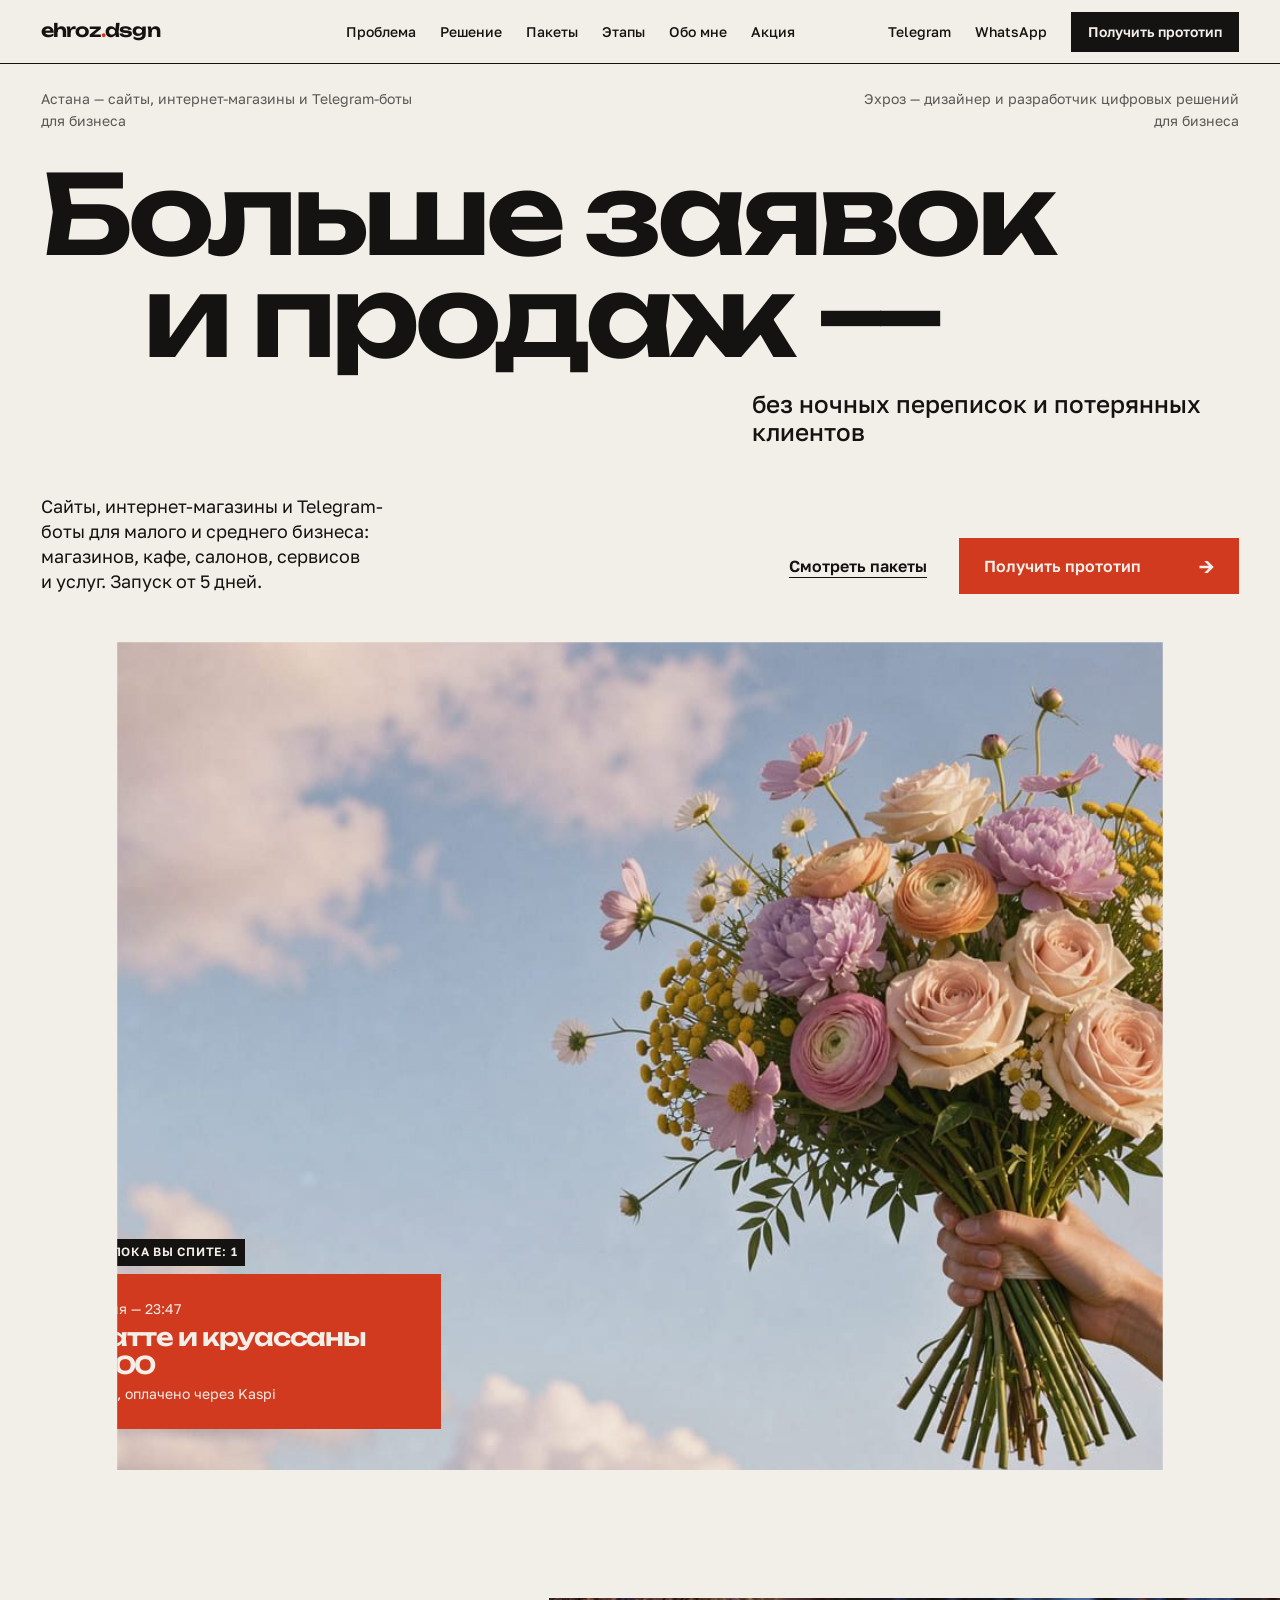
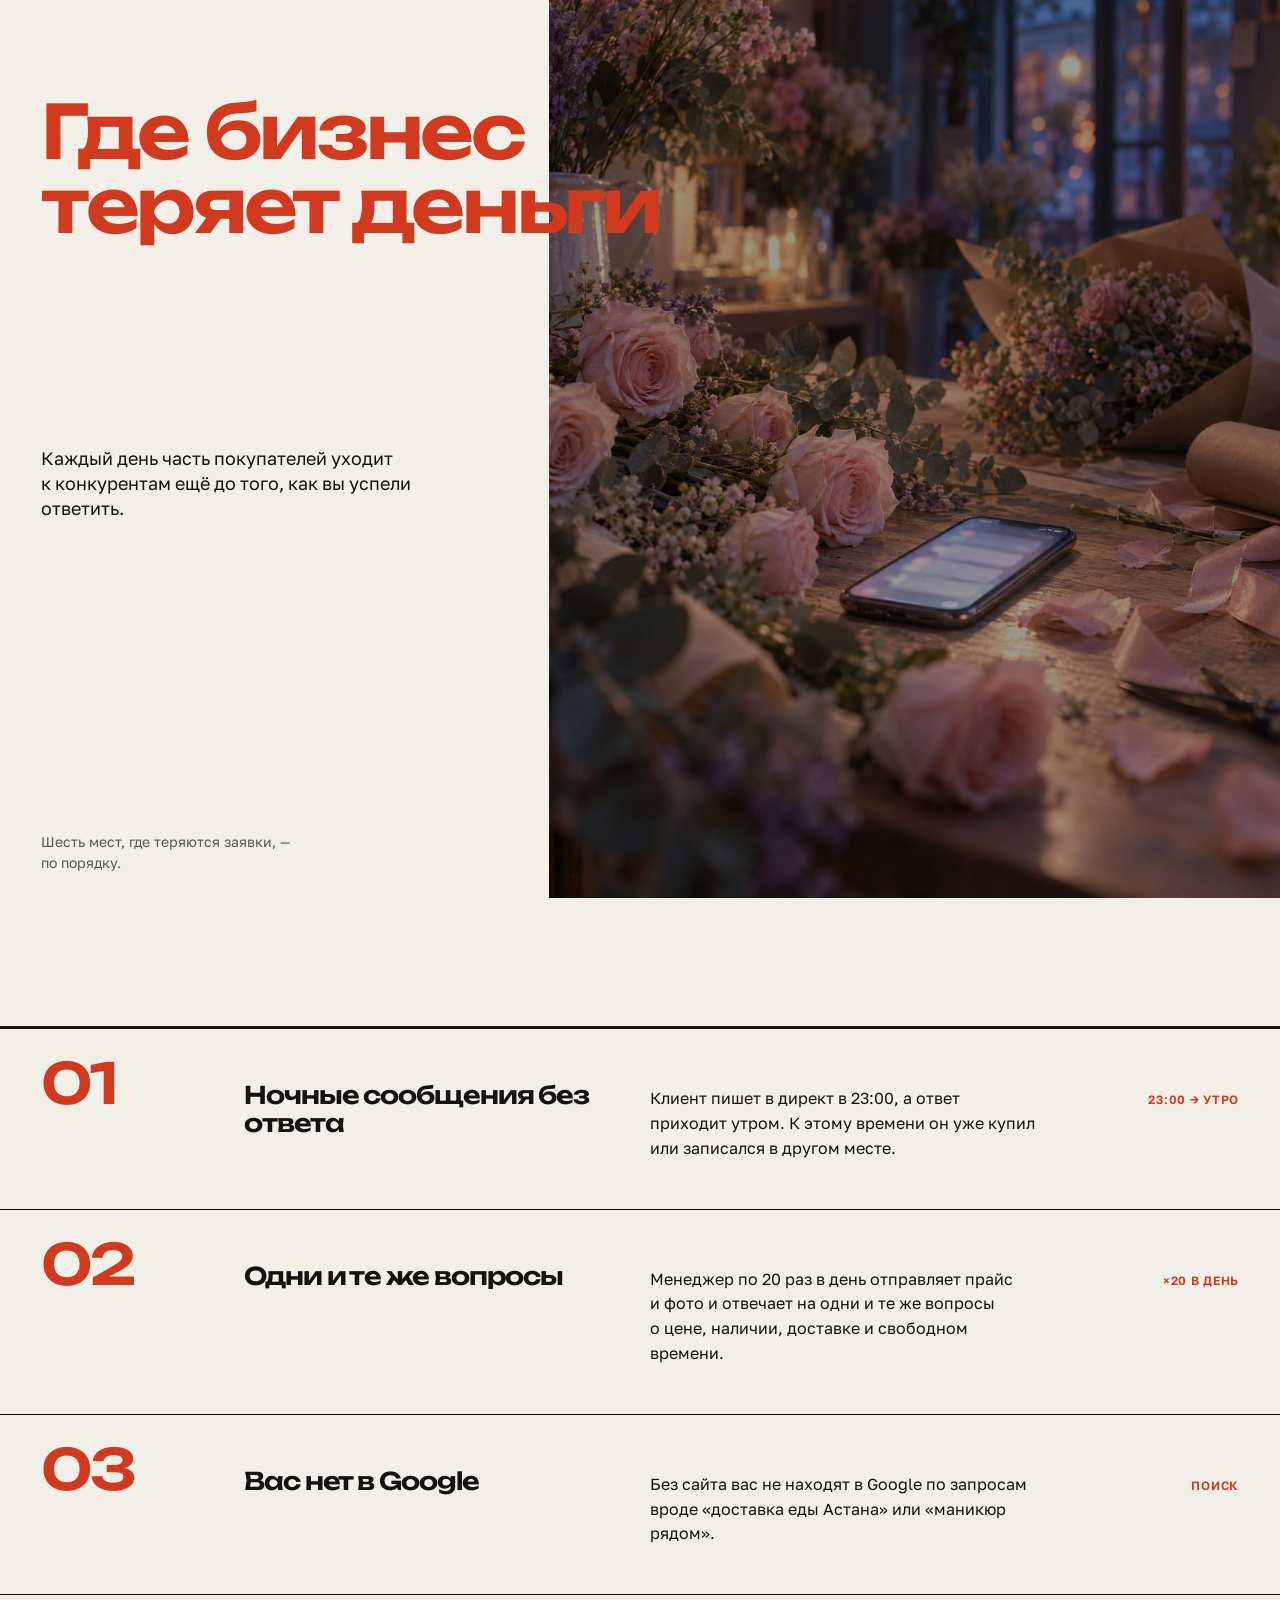
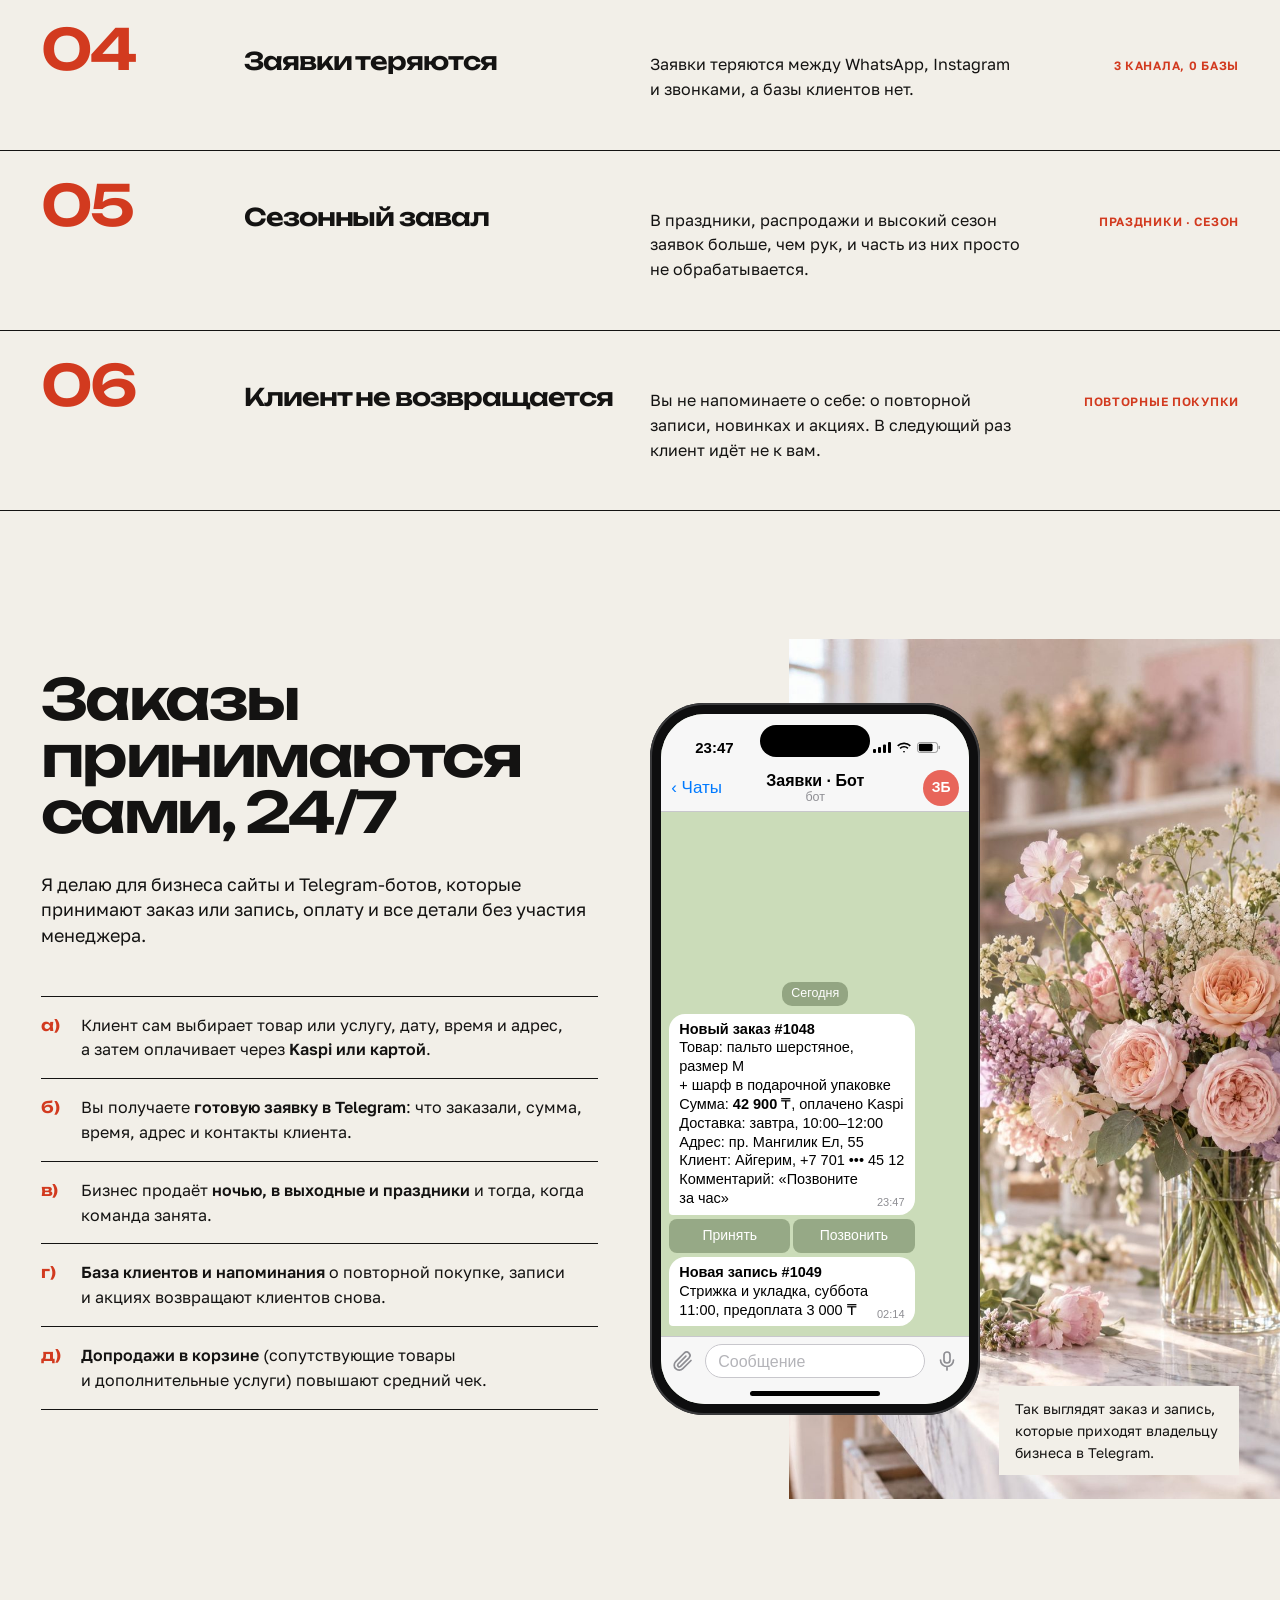
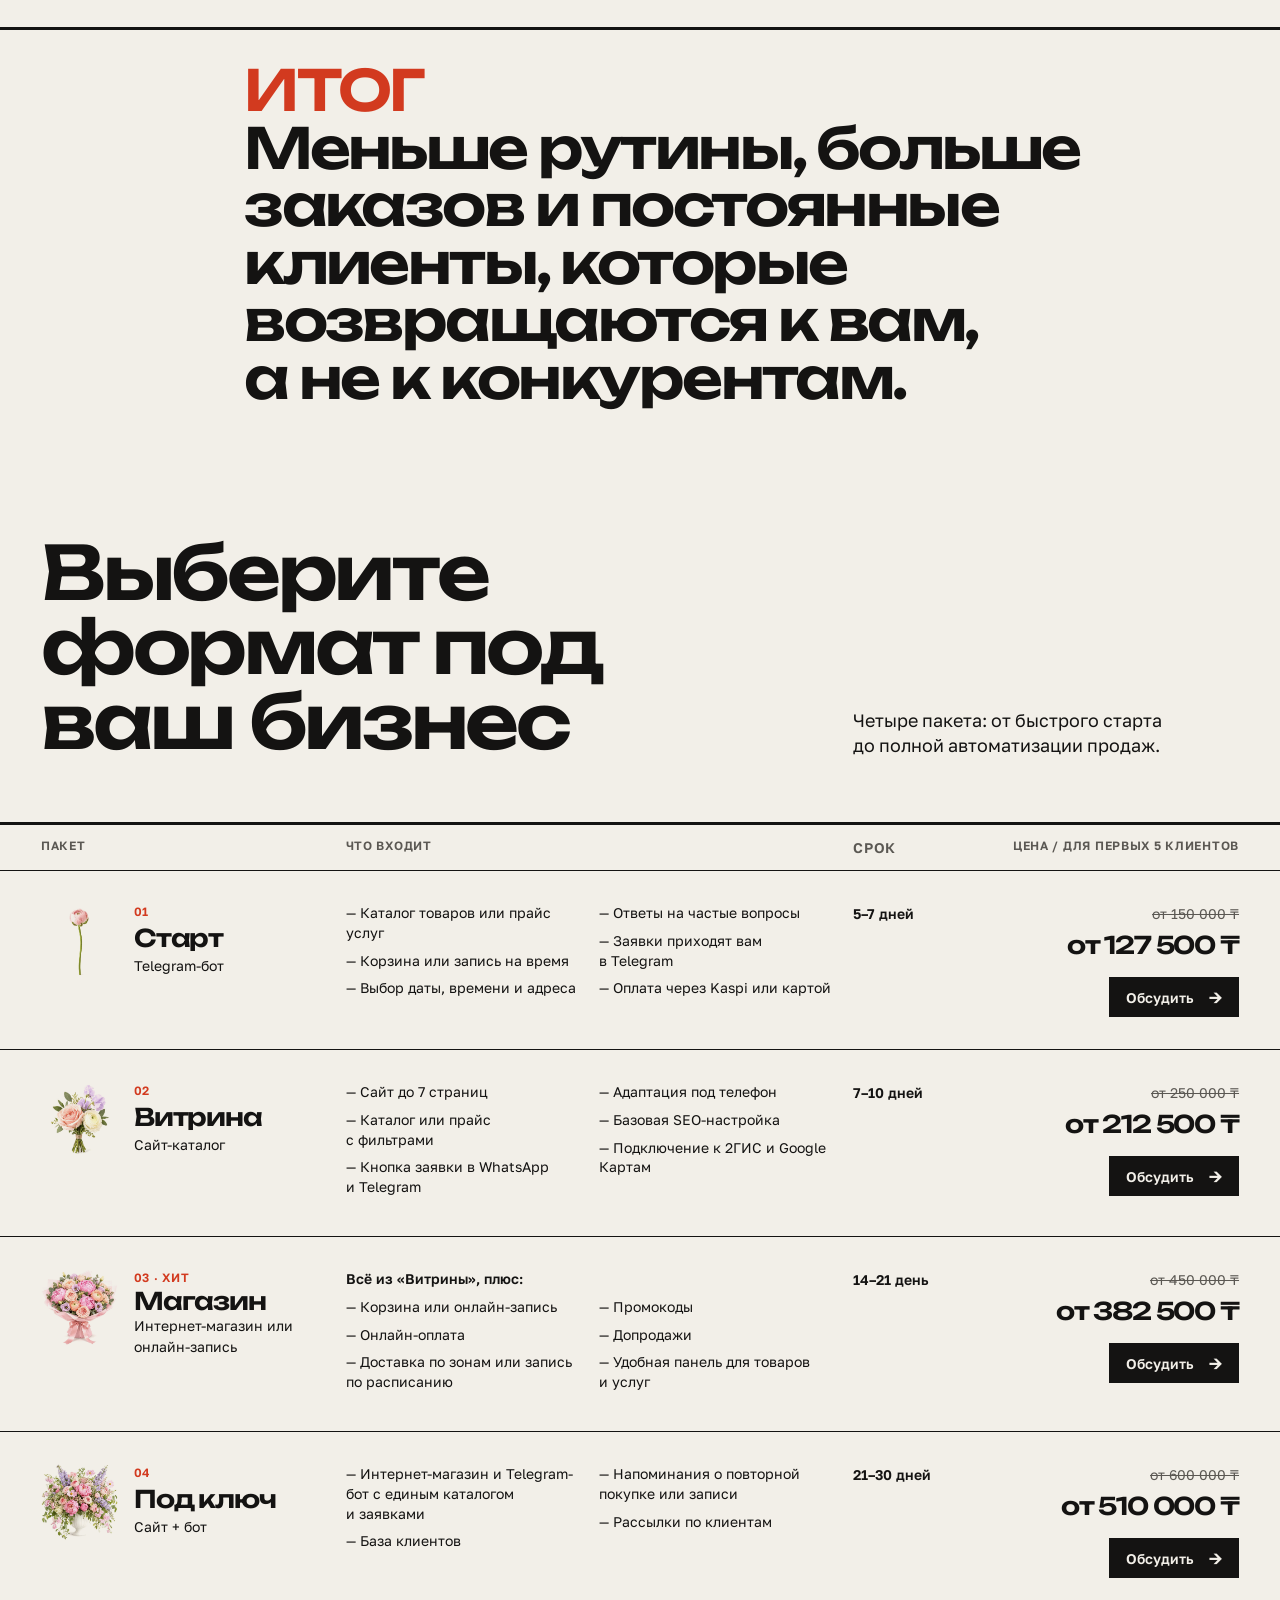
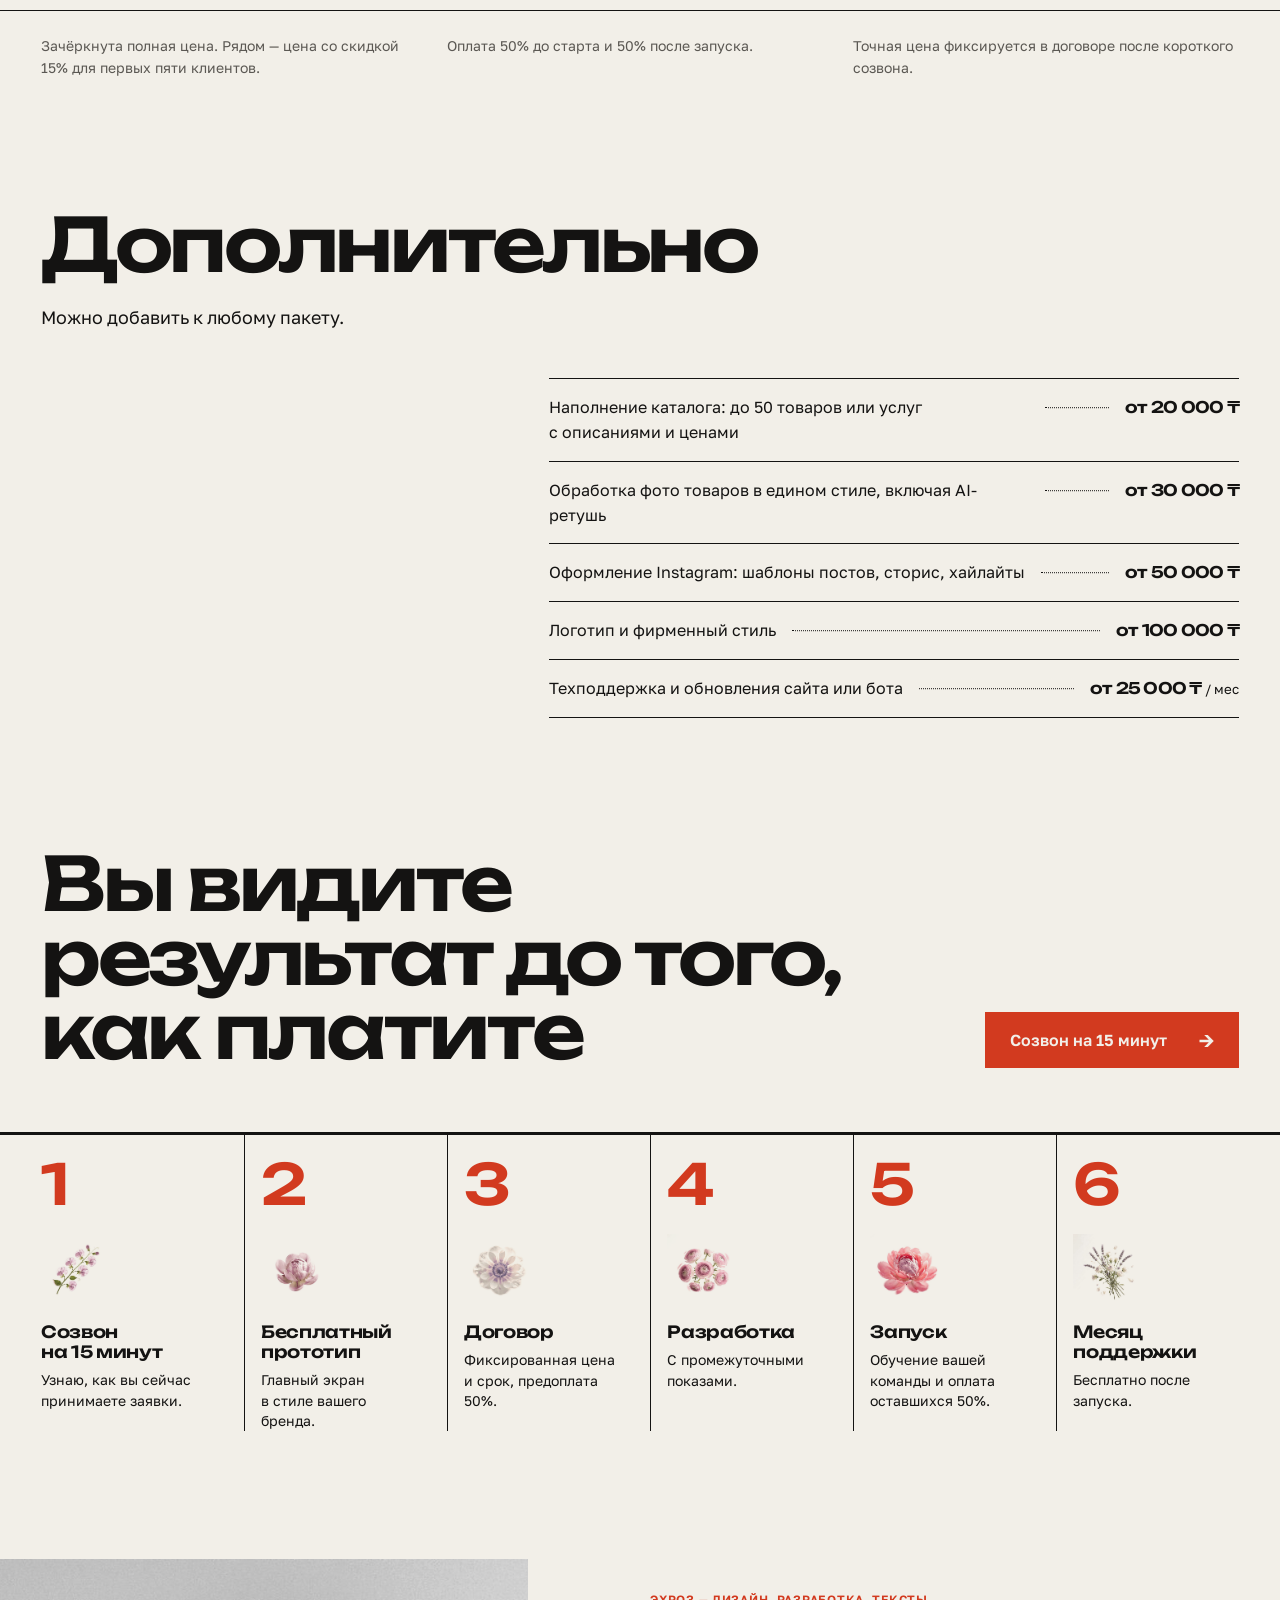
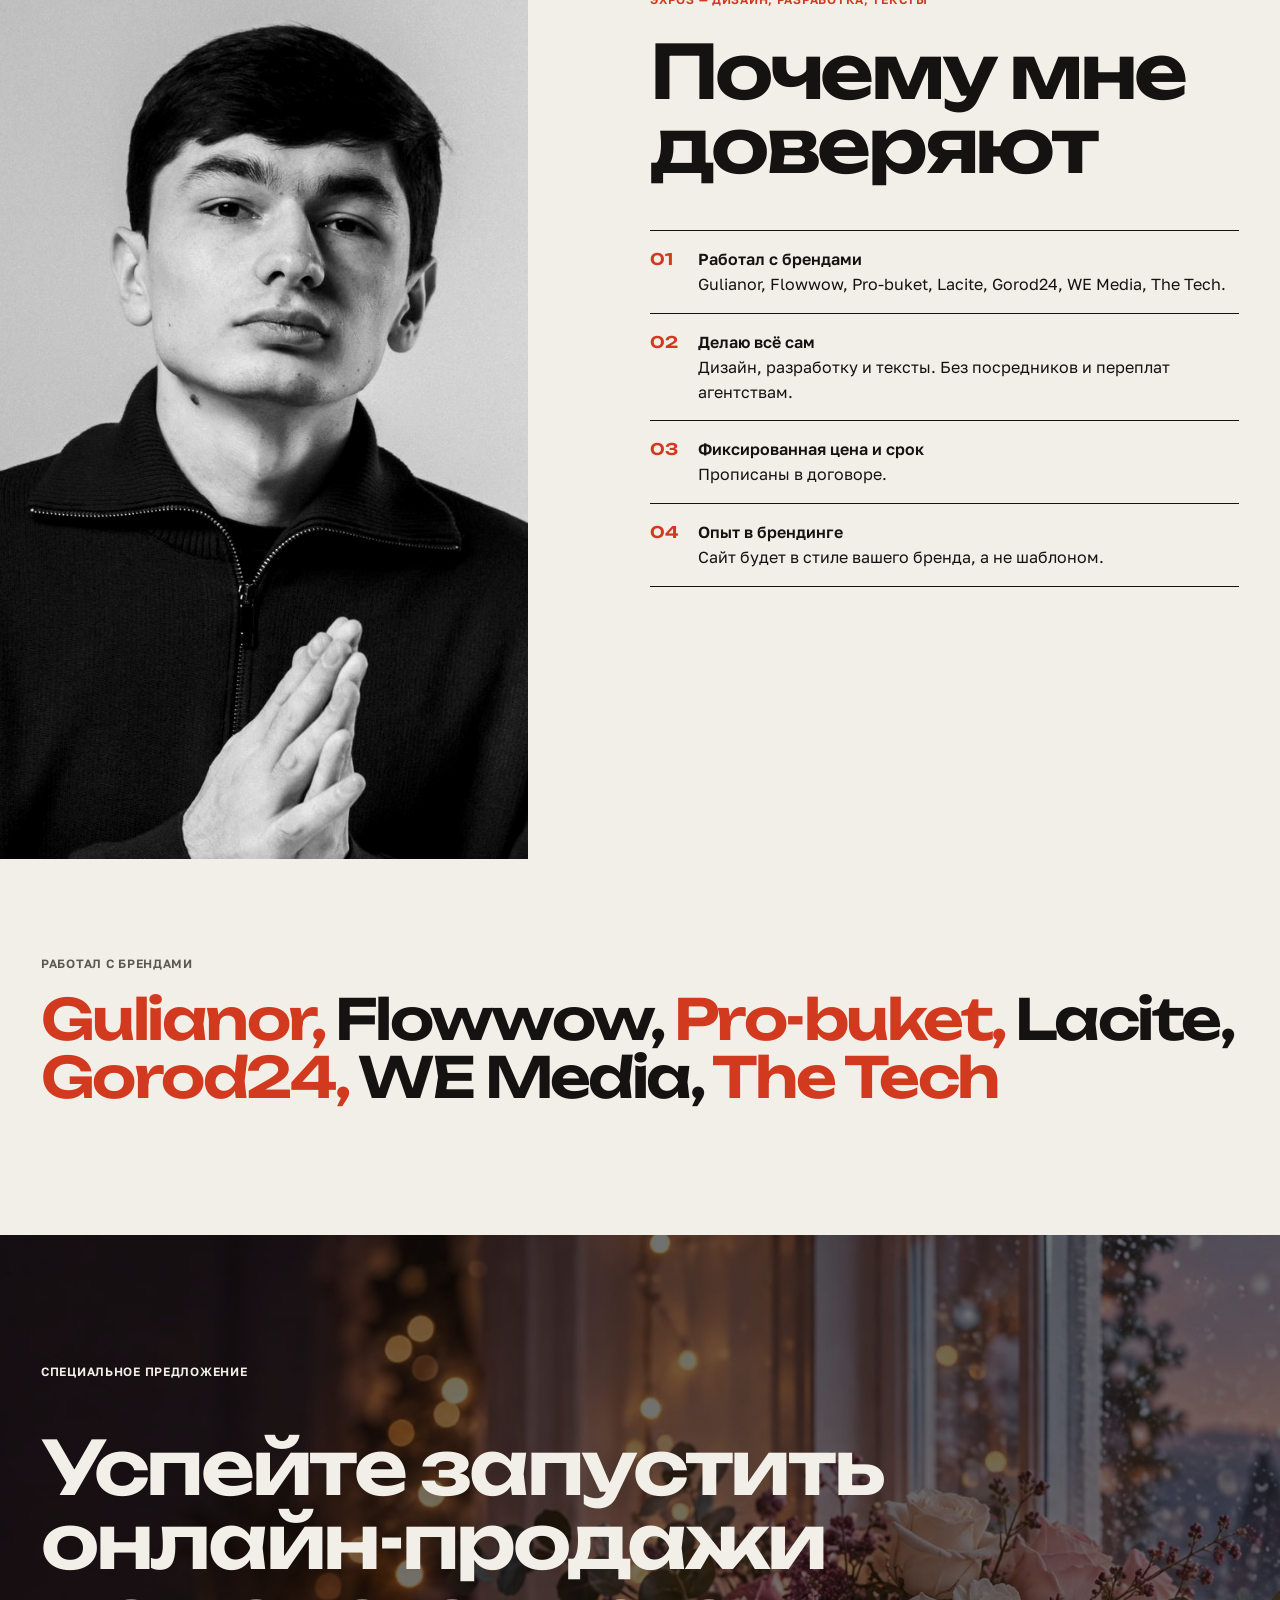
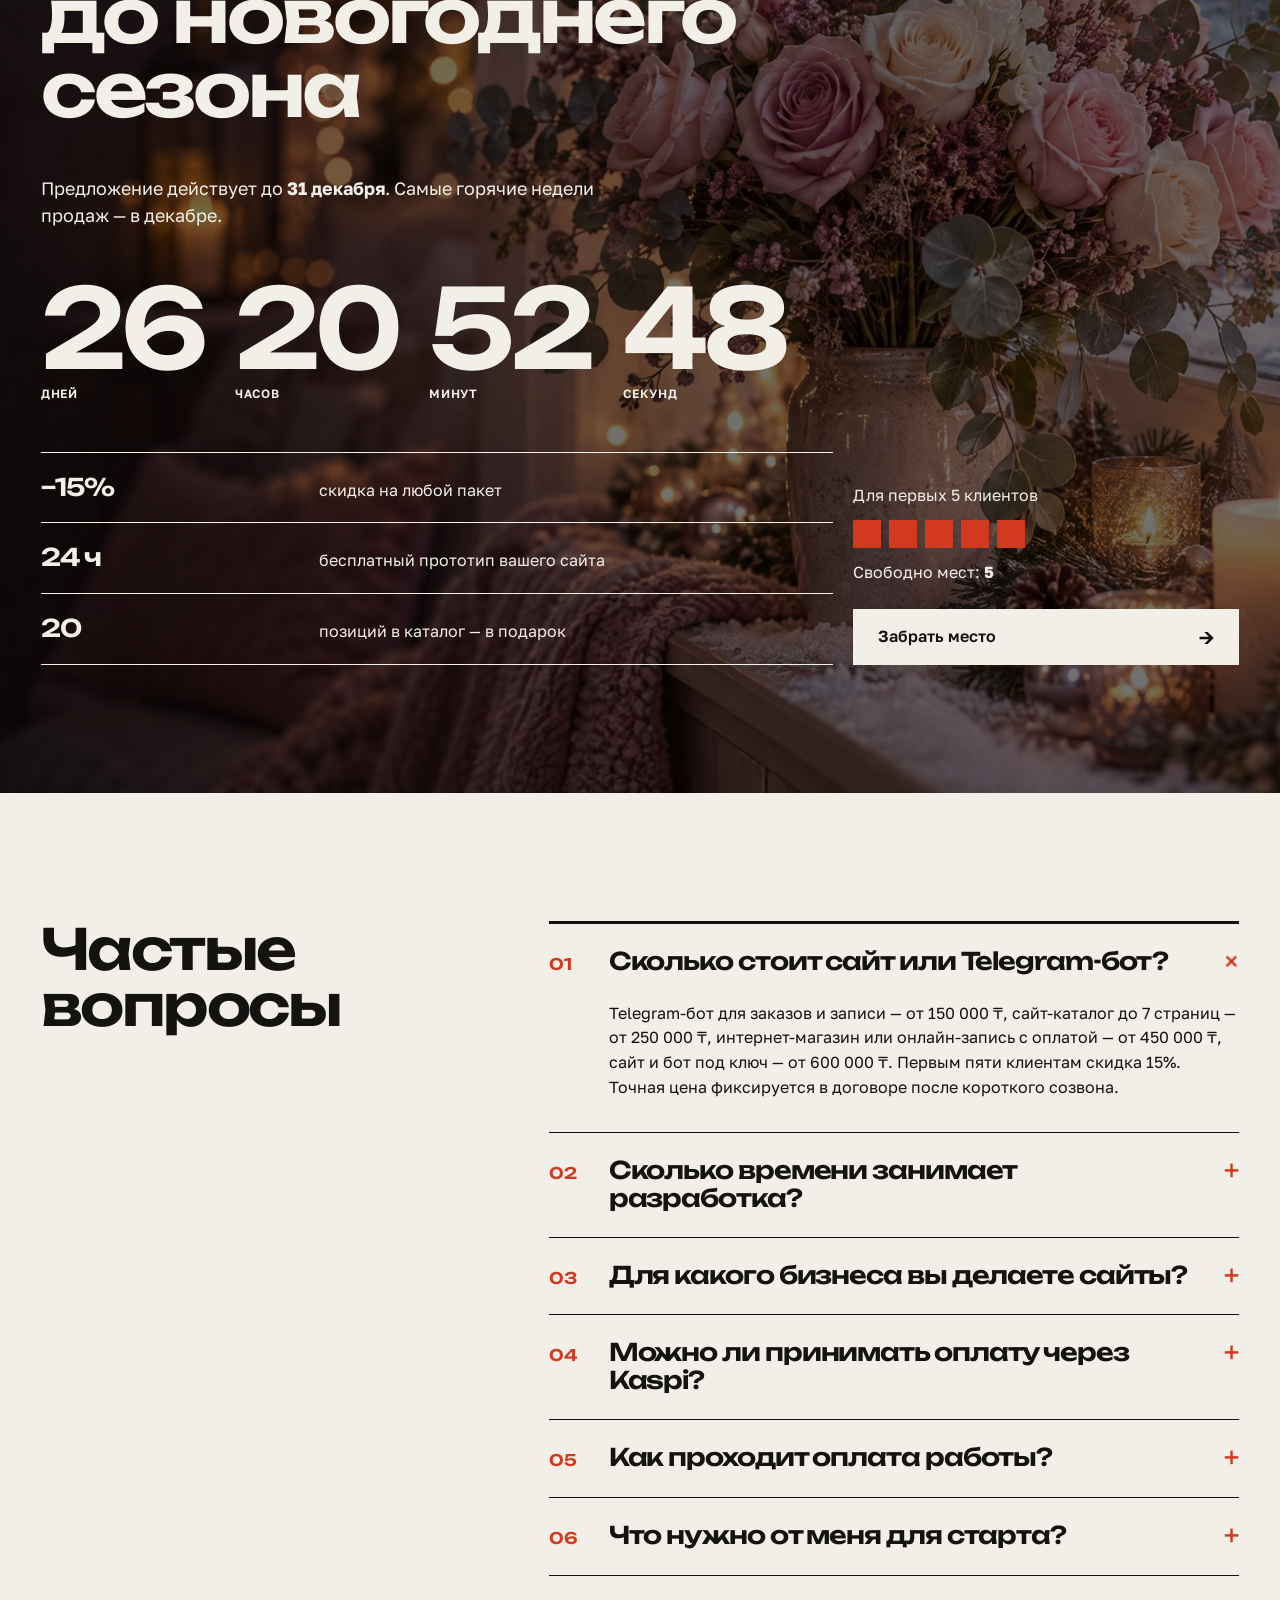
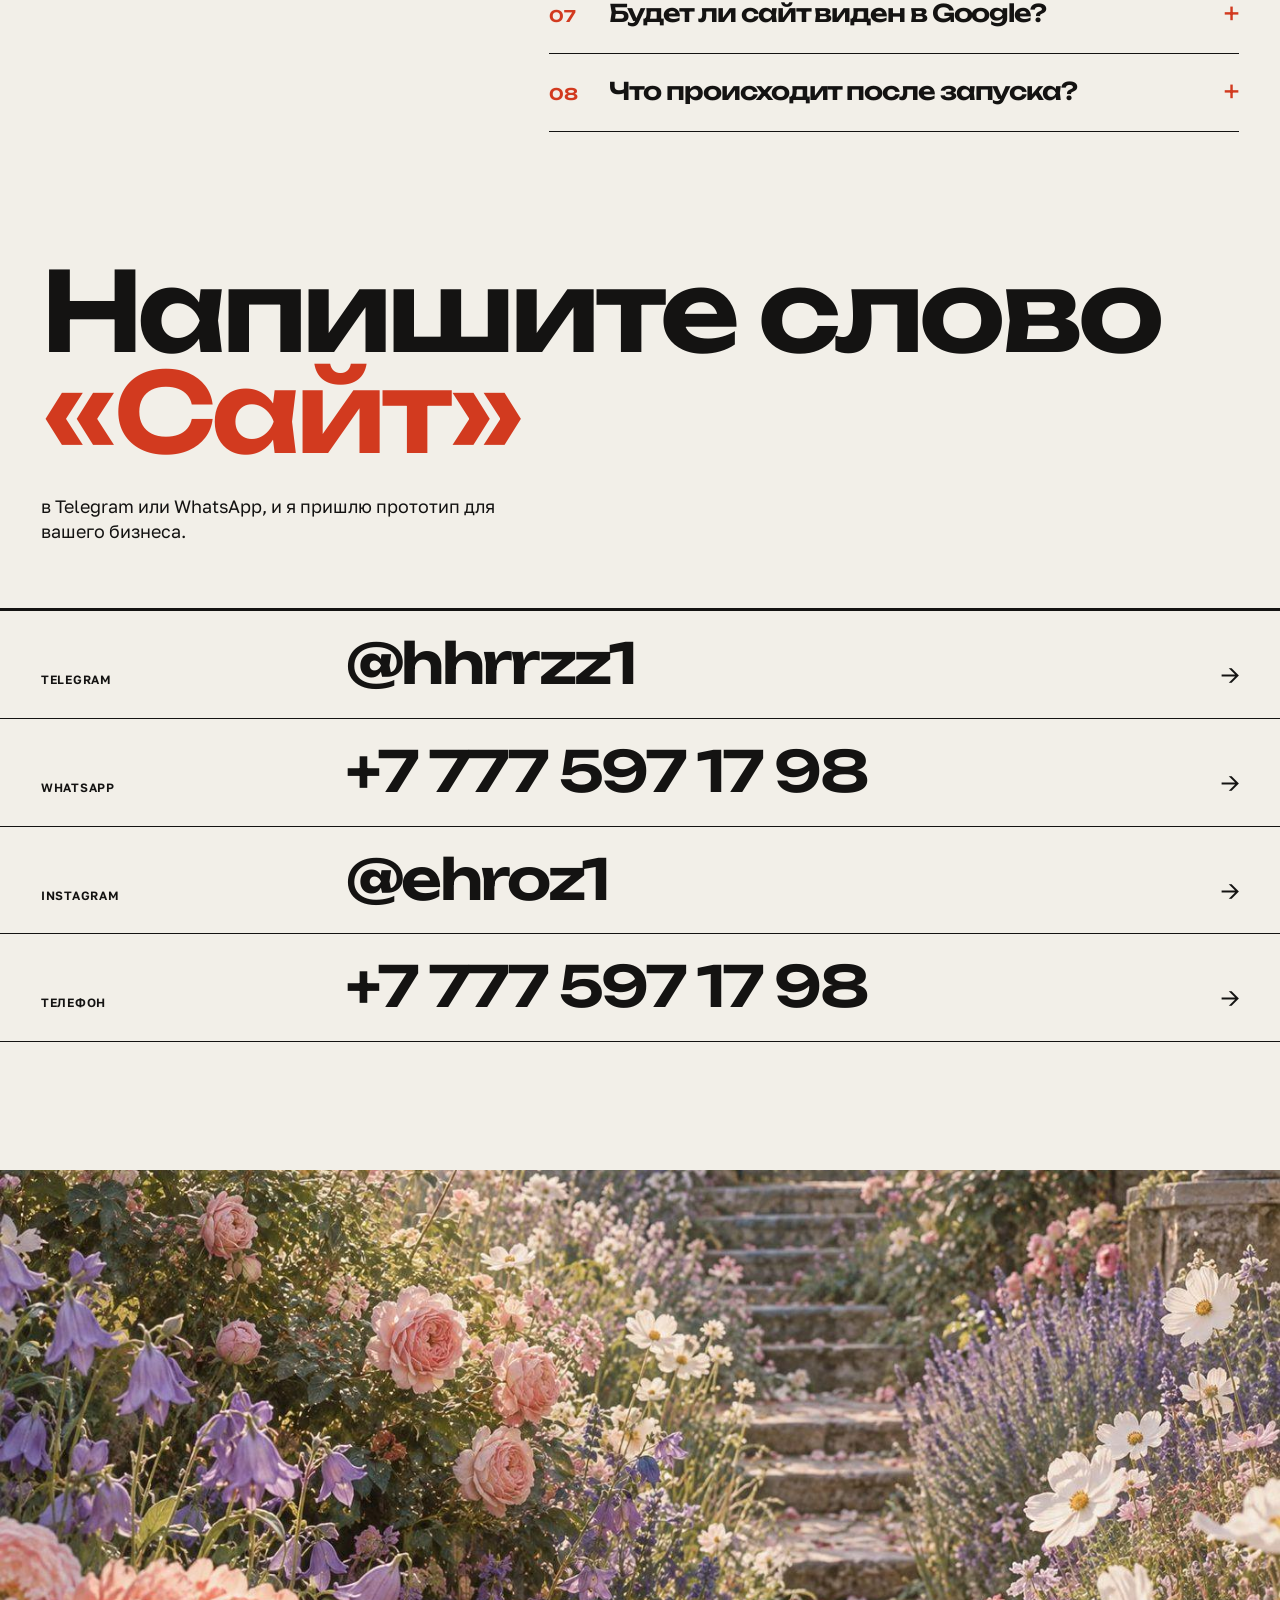
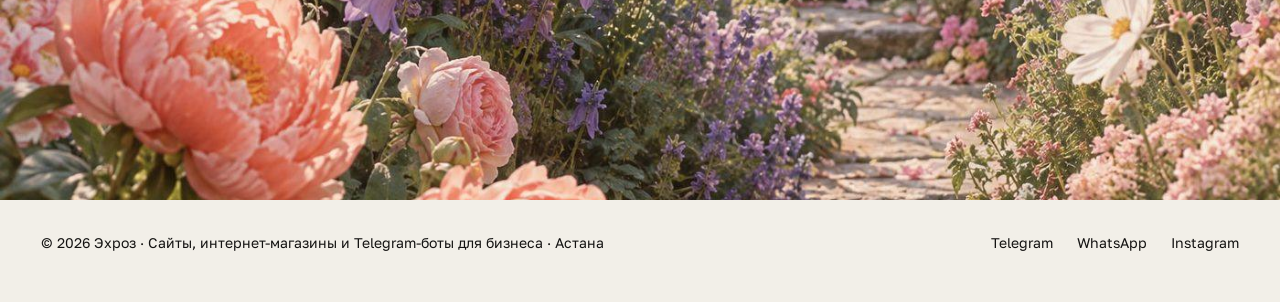
<file: index.html>
<!doctype html>
<html lang="ru">
<head>
  <meta charset="utf-8">
  <meta name="viewport" content="width=device-width, initial-scale=1, viewport-fit=cover">
  <title>Сайты, интернет-магазины и Telegram-боты для бизнеса в Астане · ehroz.dsgn</title>
  <meta name="description" content="Больше заявок и продаж — без ночных переписок и потерянных клиентов. Сайты, интернет-магазины и Telegram-боты для малого и среднего бизнеса в Астане. Запуск от 5 дней.">
  <meta name="theme-color" content="#F2EFE8">
  <meta name="robots" content="index, follow, max-image-preview:large, max-snippet:-1">
  <meta name="author" content="Эхроз">
  <meta name="geo.region" content="KZ-71">
  <meta name="geo.placename" content="Астана">
  <link rel="canonical" href="https://dsgn.ehroz.web.picta.cc/">
  <link rel="alternate" hreflang="ru-KZ" href="https://dsgn.ehroz.web.picta.cc/">
  <link rel="alternate" hreflang="x-default" href="https://dsgn.ehroz.web.picta.cc/">
  <link rel="sitemap" type="application/xml" href="/sitemap.xml">
  <meta property="og:site_name" content="ehroz.dsgn">
  <meta property="og:url" content="https://dsgn.ehroz.web.picta.cc/">
  <meta property="og:type" content="website">
  <meta property="og:locale" content="ru_RU">
  <meta property="og:title" content="Больше заявок и продаж — без ночных переписок">
  <meta property="og:description" content="Сайты, интернет-магазины и Telegram-боты для бизнеса в Астане. Запуск от 5 дней.">
  <meta property="og:image" content="https://dsgn.ehroz.web.picta.cc/assets/img/og.jpg">
  <meta property="og:image:width" content="1200">
  <meta property="og:image:height" content="630">
  <meta property="og:image:alt" content="Сайты, интернет-магазины и Telegram-боты для бизнеса в Астане">
  <meta name="twitter:card" content="summary_large_image">
  <meta name="twitter:title" content="Больше заявок и продаж — без ночных переписок">
  <meta name="twitter:description" content="Сайты, интернет-магазины и Telegram-боты для бизнеса в Астане. Запуск от 5 дней.">
  <meta name="twitter:image" content="https://dsgn.ehroz.web.picta.cc/assets/img/og.jpg">
  <link rel="icon" href="assets/favicon.svg" type="image/svg+xml">
  <link rel="icon" href="assets/favicon-32.png" sizes="32x32" type="image/png">
  <link rel="apple-touch-icon" href="assets/apple-touch-icon.png">
  <link rel="manifest" href="site.webmanifest">
  <link rel="preconnect" href="https://fonts.googleapis.com">
  <link rel="preconnect" href="https://fonts.gstatic.com" crossorigin>
  <link href="https://fonts.googleapis.com/css2?family=Unbounded:wght@400;600&family=Golos+Text:wght@400;500;600&display=swap" rel="stylesheet">
  <link rel="preload" as="image" href="assets/img/hero.jpg">
  <link rel="stylesheet" href="css/tokens.css">
  <link rel="stylesheet" href="css/editorial.css">
  <script type="application/ld+json">
{
 "@context": "https://schema.org",
 "@graph": [
  {
   "@type": "WebSite",
   "@id": "https://dsgn.ehroz.web.picta.cc/#website",
   "url": "https://dsgn.ehroz.web.picta.cc/",
   "name": "ehroz.dsgn",
   "inLanguage": "ru-KZ",
   "publisher": {
    "@id": "https://dsgn.ehroz.web.picta.cc/#business"
   }
  },
  {
   "@type": "WebPage",
   "@id": "https://dsgn.ehroz.web.picta.cc/#webpage",
   "url": "https://dsgn.ehroz.web.picta.cc/",
   "name": "Сайты, интернет-магазины и Telegram-боты для бизнеса в Астане",
   "inLanguage": "ru-KZ",
   "isPartOf": {
    "@id": "https://dsgn.ehroz.web.picta.cc/#website"
   },
   "about": {
    "@id": "https://dsgn.ehroz.web.picta.cc/#business"
   },
   "primaryImageOfPage": "https://dsgn.ehroz.web.picta.cc/assets/img/og.jpg",
   "dateModified": "2026-11-04"
  },
  {
   "@type": "Person",
   "@id": "https://dsgn.ehroz.web.picta.cc/#person",
   "name": "Эхроз",
   "jobTitle": "Дизайнер и разработчик сайтов и Telegram-ботов",
   "image": "https://dsgn.ehroz.web.picta.cc/assets/img/about.jpg",
   "url": "https://dsgn.ehroz.web.picta.cc/",
   "sameAs": [
    "https://instagram.com/ehroz1",
    "https://t.me/hhrrzz1"
   ],
   "knowsAbout": [
    "веб-дизайн",
    "разработка сайтов",
    "интернет-магазины",
    "Telegram-боты",
    "брендинг",
    "SEO"
   ]
  },
  {
   "@type": "ProfessionalService",
   "@id": "https://dsgn.ehroz.web.picta.cc/#business",
   "name": "ehroz.dsgn — сайты и Telegram-боты для бизнеса",
   "description": "Сайты, интернет-магазины и Telegram-боты для малого и среднего бизнеса в Астане: заказы, запись и оплата через Kaspi без участия менеджера. Бесплатный прототип за 24 часа, запуск от 5 дней.",
   "url": "https://dsgn.ehroz.web.picta.cc/",
   "image": "https://dsgn.ehroz.web.picta.cc/assets/img/og.jpg",
   "logo": "https://dsgn.ehroz.web.picta.cc/assets/favicon.svg",
   "telephone": "+77775971798",
   "priceRange": "150 000 – 600 000 ₸",
   "currenciesAccepted": "KZT",
   "address": {
    "@type": "PostalAddress",
    "addressLocality": "Астана",
    "addressCountry": "KZ"
   },
   "areaServed": [
    {
     "@type": "City",
     "name": "Астана"
    },
    {
     "@type": "Country",
     "name": "Казахстан"
    }
   ],
   "founder": {
    "@id": "https://dsgn.ehroz.web.picta.cc/#person"
   },
   "sameAs": [
    "https://instagram.com/ehroz1",
    "https://t.me/hhrrzz1"
   ],
   "contactPoint": [
    {
     "@type": "ContactPoint",
     "contactType": "sales",
     "telephone": "+77775971798",
     "availableLanguage": [
      "ru",
      "kk"
     ],
     "url": "https://wa.me/77775971798"
    }
   ],
   "hasOfferCatalog": {
    "@type": "OfferCatalog",
    "name": "Пакеты",
    "itemListElement": [
     {
      "@type": "Offer",
      "name": "Старт — Telegram-бот",
      "description": "Каталог товаров или прайс услуг, корзина или запись на время, заявки в Telegram, оплата через Kaspi или картой. Срок 5–7 дней.",
      "priceCurrency": "KZT",
      "price": 150000,
      "priceSpecification": {
       "@type": "PriceSpecification",
       "minPrice": 150000,
       "priceCurrency": "KZT"
      },
      "itemOffered": {
       "@type": "Service",
       "name": "Telegram-бот",
       "provider": {
        "@id": "https://dsgn.ehroz.web.picta.cc/#business"
       },
       "areaServed": "Астана"
      }
     },
     {
      "@type": "Offer",
      "name": "Витрина — сайт-каталог",
      "description": "Сайт до 7 страниц, каталог или прайс с фильтрами, кнопка заявки в WhatsApp и Telegram, адаптация под телефон, базовое SEO, 2ГИС и Google Карты. Срок 7–10 дней.",
      "priceCurrency": "KZT",
      "price": 250000,
      "priceSpecification": {
       "@type": "PriceSpecification",
       "minPrice": 250000,
       "priceCurrency": "KZT"
      },
      "itemOffered": {
       "@type": "Service",
       "name": "сайт-каталог",
       "provider": {
        "@id": "https://dsgn.ehroz.web.picta.cc/#business"
       },
       "areaServed": "Астана"
      }
     },
     {
      "@type": "Offer",
      "name": "Магазин — интернет-магазин или онлайн-запись",
      "description": "Корзина или онлайн-запись, онлайн-оплата, доставка по зонам или запись по расписанию, промокоды, допродажи, панель управления. Срок 14–21 день.",
      "priceCurrency": "KZT",
      "price": 450000,
      "priceSpecification": {
       "@type": "PriceSpecification",
       "minPrice": 450000,
       "priceCurrency": "KZT"
      },
      "itemOffered": {
       "@type": "Service",
       "name": "интернет-магазин или онлайн-запись",
       "provider": {
        "@id": "https://dsgn.ehroz.web.picta.cc/#business"
       },
       "areaServed": "Астана"
      }
     },
     {
      "@type": "Offer",
      "name": "Под ключ — сайт + Telegram-бот",
      "description": "Интернет-магазин и Telegram-бот с единым каталогом и заявками, база клиентов, напоминания, рассылки. Срок 21–30 дней.",
      "priceCurrency": "KZT",
      "price": 600000,
      "priceSpecification": {
       "@type": "PriceSpecification",
       "minPrice": 600000,
       "priceCurrency": "KZT"
      },
      "itemOffered": {
       "@type": "Service",
       "name": "сайт + Telegram-бот",
       "provider": {
        "@id": "https://dsgn.ehroz.web.picta.cc/#business"
       },
       "areaServed": "Астана"
      }
     }
    ]
   }
  },
  {
   "@type": "FAQPage",
   "@id": "https://dsgn.ehroz.web.picta.cc/#faq",
   "mainEntity": [
    {
     "@type": "Question",
     "name": "Сколько стоит сайт или Telegram-бот?",
     "acceptedAnswer": {
      "@type": "Answer",
      "text": "Telegram-бот для заказов и записи — от 150 000 ₸, сайт-каталог до 7 страниц — от 250 000 ₸, интернет-магазин или онлайн-запись с оплатой — от 450 000 ₸, сайт и бот под ключ — от 600 000 ₸. Первым пяти клиентам скидка 15%. Точная цена фиксируется в договоре после короткого созвона."
     }
    },
    {
     "@type": "Question",
     "name": "Сколько времени занимает разработка?",
     "acceptedAnswer": {
      "@type": "Answer",
      "text": "Telegram-бот — 5–7 дней, сайт-каталог — 7–10 дней, интернет-магазин — 14–21 день, сайт и бот под ключ — 21–30 дней."
     }
    },
    {
     "@type": "Question",
     "name": "Для какого бизнеса вы делаете сайты?",
     "acceptedAnswer": {
      "@type": "Answer",
      "text": "Для малого и среднего бизнеса в Астане: магазинов, кафе и доставки еды, салонов красоты, клиник, автосервисов, фитнес-клубов, школ и других сервисов, которые принимают заказы или записи."
     }
    },
    {
     "@type": "Question",
     "name": "Можно ли принимать оплату через Kaspi?",
     "acceptedAnswer": {
      "@type": "Answer",
      "text": "Да. Клиент оплачивает заказ или предоплату за запись через Kaspi или банковской картой, а вы получаете готовую заявку с отметкой об оплате в Telegram."
     }
    },
    {
     "@type": "Question",
     "name": "Как проходит оплата работы?",
     "acceptedAnswer": {
      "@type": "Answer",
      "text": "50% до старта и 50% после запуска. Цена и срок фиксируются в договоре. До любой оплаты я бесплатно делаю прототип главного экрана, чтобы вы видели результат."
     }
    },
    {
     "@type": "Question",
     "name": "Что нужно от меня для старта?",
     "acceptedAnswer": {
      "@type": "Answer",
      "text": "Короткий созвон на 15 минут, фото товаров или услуг, цены и логотип, если он есть. Тексты, дизайн и разработку я делаю сам."
     }
    },
    {
     "@type": "Question",
     "name": "Будет ли сайт виден в Google?",
     "acceptedAnswer": {
      "@type": "Answer",
      "text": "Да, в каждый сайт входит базовая SEO-настройка и подключение к 2ГИС и Google Картам, чтобы вас находили по запросам вроде «доставка еды Астана» или «маникюр рядом»."
     }
    },
    {
     "@type": "Question",
     "name": "Что происходит после запуска?",
     "acceptedAnswer": {
      "@type": "Answer",
      "text": "Я обучаю вашу команду и месяц бесплатно поддерживаю сайт или бота. Дальше техподдержка и обновления — от 25 000 ₸ в месяц."
     }
    }
   ]
  }
 ]
}
  </script>
  <script src="js/config.js" defer></script>
  <script src="js/site.js" defer></script>
</head>
<body>

  <header class="topbar">
    <div class="grid topbar__inner">
      <a class="topbar__logo" href="#top">ehroz<span>.</span>dsgn</a>
      <nav class="topbar__nav" aria-label="Основная навигация">
        <a href="#problem">Проблема</a>
        <a href="#solution">Решение</a>
        <a href="#packages">Пакеты</a>
        <a href="#process">Этапы</a>
        <a href="#trust">Обо мне</a>
        <a href="#offer">Акция</a>
      </nav>
      <div class="topbar__side">
        <a href="https://t.me/hhrrzz1" data-link="telegram">Telegram</a>
        <a href="https://wa.me/77775971798?text=%D0%A1%D0%B0%D0%B9%D1%82" data-link="whatsapp">WhatsApp</a>
        <a class="btn btn--small" href="#contact">Получить прототип</a>
        <button class="topbar__menu" type="button" aria-expanded="false" aria-controls="menu" data-menu-toggle>Меню</button>
      </div>
    </div>
  </header>

  <div class="menu" id="menu" data-menu>
    <nav class="menu__links" aria-label="Мобильная навигация">
      <a href="#problem">Проблема</a>
      <a href="#solution">Решение</a>
      <a href="#packages">Пакеты</a>
      <a href="#process">Этапы</a>
      <a href="#trust">Обо мне</a>
      <a href="#offer">Акция</a>
      <a href="#faq">Вопросы</a>
      <a href="#contact">Контакты</a>
    </nav>
    <div class="menu__foot">
      <a class="btn btn--accent" href="https://t.me/hhrrzz1" data-link="telegram">Telegram <span class="btn__arrow">→</span></a>
      <a class="btn" href="https://wa.me/77775971798?text=%D0%A1%D0%B0%D0%B9%D1%82" data-link="whatsapp">WhatsApp <span class="btn__arrow">→</span></a>
    </div>
  </div>

  <main>

    <!-- 1. Обложка -->
    <section class="hero" id="top">
      <div class="grid hero__meta">
        <p class="hero__meta-l">Астана — сайты, интернет-магазины и Telegram-боты для бизнеса</p>
        <p class="hero__meta-r"><span data-text="name">Эхроз</span> — дизайнер и&nbsp;разработчик цифровых решений для&nbsp;бизнеса</p>
      </div>

      <h1 class="grid hero__title">
        <span class="hero__line hero__line--1">Больше заявок</span>
        <span class="hero__line hero__line--2">и&nbsp;продаж —</span>
        <span class="hero__dek">без ночных переписок и&nbsp;потерянных клиентов</span>
      </h1>

      <div class="grid hero__intro">
        <p class="hero__lead lead">Сайты, интернет-магазины и&nbsp;Telegram-боты для малого и&nbsp;среднего бизнеса: магазинов, кафе, салонов, сервисов и&nbsp;услуг. Запуск от&nbsp;5&nbsp;дней.</p>
        <div class="hero__ctas">
          <a class="link" href="#packages">Смотреть пакеты</a>
          <a class="btn btn--accent" href="#contact">Получить прототип <span class="btn__arrow">→</span></a>
        </div>
      </div>

      <figure class="hero__photo" data-hero-reveal>
        <img src="assets/img/hero.jpg" alt="Рука держит пышный букет роз, ранункулюсов и ромашек на фоне неба" fetchpriority="high">
        <figcaption class="hero__feed">
          <p class="hero__feed-head micro">Заявки, пока вы спите: <span data-feed-count>1</span></p>
          <ol class="hero__orders" data-orders>
            <li class="order is-latest">
              <span class="order__meta">Кофейня — 23:47</span>
              <b class="order__name">2 латте и&nbsp;круассаны к&nbsp;8:00</b>
              <span class="order__sum">4&nbsp;900&nbsp;₸, оплачено через Kaspi</span>
            </li>
          </ol>
        </figcaption>
      </figure>
    </section>

    <!-- 2. Проблема -->
    <section class="section problem" id="problem">
      <div class="grid problem__head">
        <h2 class="h-section problem__title">Где бизнес теряет деньги</h2>
        <figure class="problem__photo">
          <img src="assets/img/night.jpg" alt="Ночью на столе светится телефон с непрочитанными сообщениями" loading="lazy">
        </figure>
        <p class="lead problem__lead">Каждый день часть покупателей уходит к&nbsp;конкурентам ещё до&nbsp;того, как вы успели ответить.</p>
        <p class="muted problem__note">Шесть мест, где теряются заявки, — по&nbsp;порядку.</p>
      </div>

      <ol class="losses">
        <li class="grid loss">
          <span class="loss__num" aria-hidden="true">01</span>
          <h3 class="loss__title">Ночные сообщения без ответа</h3>
          <p class="loss__text">Клиент пишет в&nbsp;директ в&nbsp;23:00, а&nbsp;ответ приходит утром. К&nbsp;этому времени он уже купил или записался в&nbsp;другом месте.</p>
          <p class="loss__tag micro">23:00 → утро</p>
        </li>
        <li class="grid loss">
          <span class="loss__num" aria-hidden="true">02</span>
          <h3 class="loss__title">Одни и&nbsp;те&nbsp;же вопросы</h3>
          <p class="loss__text">Менеджер по&nbsp;20&nbsp;раз в&nbsp;день отправляет прайс и&nbsp;фото и&nbsp;отвечает на&nbsp;одни и&nbsp;те&nbsp;же вопросы о&nbsp;цене, наличии, доставке и&nbsp;свободном времени.</p>
          <p class="loss__tag micro">×20 в день</p>
        </li>
        <li class="grid loss">
          <span class="loss__num" aria-hidden="true">03</span>
          <h3 class="loss__title">Вас нет в&nbsp;Google</h3>
          <p class="loss__text">Без сайта вас не&nbsp;находят в&nbsp;Google по&nbsp;запросам вроде «доставка еды Астана» или «маникюр рядом».</p>
          <p class="loss__tag micro">Поиск</p>
        </li>
        <li class="grid loss">
          <span class="loss__num" aria-hidden="true">04</span>
          <h3 class="loss__title">Заявки теряются</h3>
          <p class="loss__text">Заявки теряются между WhatsApp, Instagram и&nbsp;звонками, а&nbsp;базы клиентов нет.</p>
          <p class="loss__tag micro">3 канала, 0 базы</p>
        </li>
        <li class="grid loss">
          <span class="loss__num" aria-hidden="true">05</span>
          <h3 class="loss__title">Сезонный завал</h3>
          <p class="loss__text">В&nbsp;праздники, распродажи и&nbsp;высокий сезон заявок больше, чем рук, и&nbsp;часть из&nbsp;них просто не&nbsp;обрабатывается.</p>
          <p class="loss__tag micro">Праздники · сезон</p>
        </li>
        <li class="grid loss">
          <span class="loss__num" aria-hidden="true">06</span>
          <h3 class="loss__title">Клиент не&nbsp;возвращается</h3>
          <p class="loss__text">Вы не&nbsp;напоминаете о&nbsp;себе: о&nbsp;повторной записи, новинках и&nbsp;акциях. В&nbsp;следующий раз клиент идёт не&nbsp;к&nbsp;вам.</p>
          <p class="loss__tag micro">Повторные покупки</p>
        </li>
      </ol>
    </section>

    <!-- 3. Решение -->
    <section class="section solution" id="solution">
      <div class="grid solution__grid">
        <div class="solution__text">
          <h2 class="h-section">Заказы принимаются сами, 24/7</h2>
          <p class="lead">Я делаю для бизнеса сайты и&nbsp;Telegram-ботов, которые принимают заказ или запись, оплату и&nbsp;все детали без участия менеджера.</p>
          <ol class="benefits">
            <li><p>Клиент сам выбирает товар или услугу, дату, время и&nbsp;адрес, а&nbsp;затем оплачивает через <b>Kaspi или картой</b>.</p></li>
            <li><p>Вы получаете <b>готовую заявку в&nbsp;Telegram</b>: что заказали, сумма, время, адрес и&nbsp;контакты клиента.</p></li>
            <li><p>Бизнес продаёт <b>ночью, в&nbsp;выходные и&nbsp;праздники</b> и&nbsp;тогда, когда команда занята.</p></li>
            <li><p><b>База клиентов и&nbsp;напоминания</b> о&nbsp;повторной покупке, записи и&nbsp;акциях возвращают клиентов снова.</p></li>
            <li><p><b>Допродажи в&nbsp;корзине</b> (сопутствующие товары и&nbsp;дополнительные услуги) повышают средний чек.</p></li>
          </ol>
        </div>

        <div class="solution__visual">
          <figure class="solution__photo">
            <img src="assets/img/studio.jpg" alt="" loading="lazy">
          </figure>
          <div class="solution__phone">
            <div class="phone" role="img" aria-label="Скриншот Telegram: бот прислал владельцу бизнеса готовую заявку с составом заказа, суммой, временем и адресом">
              <div class="phone__screen" aria-hidden="true">
                <div class="ios-status">
                  <span>23:47</span>
                  <span class="ios-status__island"></span>
                  <span class="ios-status__icons">
                    <svg viewBox="0 0 18 11"><rect x="0" y="7" width="3" height="4" rx="1"/><rect x="5" y="5" width="3" height="6" rx="1"/><rect x="10" y="2.5" width="3" height="8.5" rx="1"/><rect x="15" y="0" width="3" height="11" rx="1"/></svg>
                    <svg viewBox="0 0 16 11"><path d="M8 2.2c2.2 0 4.2.8 5.7 2.2l1.2-1.2A9.8 9.8 0 0 0 8 .5 9.8 9.8 0 0 0 1.1 3.2l1.2 1.2A8.1 8.1 0 0 1 8 2.2Zm0 3.4c1.3 0 2.4.5 3.3 1.3l1.2-1.2A6.5 6.5 0 0 0 8 3.9a6.5 6.5 0 0 0-4.5 1.8l1.2 1.2A4.8 4.8 0 0 1 8 5.6Zm0 3.4c.5 0 .9.2 1.2.5L8 10.7 6.8 9.5c.3-.3.7-.5 1.2-.5Z"/></svg>
                    <svg viewBox="0 0 26 12"><rect x=".5" y=".5" width="22" height="11" rx="3" fill="none" stroke="currentColor" opacity=".4"/><rect x="2" y="2" width="15" height="8" rx="1.6"/><rect x="23.5" y="4" width="1.6" height="4" rx=".8" opacity=".4"/></svg>
                  </span>
                </div>
                <div class="tg-top">
                  <span class="tg-top__back">‹ Чаты</span>
                  <span class="tg-top__title"><b>Заявки · Бот</b><small>бот</small></span>
                  <span class="tg-top__ava">ЗБ</span>
                </div>
                <div class="tg-body">
                  <span class="tg-date">Сегодня</span>
                  <div class="tg-msg">
                    <div class="tg-msg__text">
                      <b>Новый заказ #1048</b><br>
                      Товар: пальто шерстяное, размер M<br>
                      + шарф в&nbsp;подарочной упаковке<br>
                      Сумма: <b>42&nbsp;900&nbsp;₸</b>, оплачено Kaspi<br>
                      Доставка: завтра, 10:00–12:00<br>
                      Адрес: пр. Мангилик Ел, 55<br>
                      Клиент: Айгерим, +7&nbsp;701&nbsp;•••&nbsp;45&nbsp;12<br>
                      Комментарий: «Позвоните за&nbsp;час»
                      <span class="tg-time">23:47</span>
                    </div>
                  </div>
                  <div class="tg-kb"><span>Принять</span><span>Позвонить</span></div>
                  <div class="tg-msg">
                    <b>Новая запись #1049</b><br>Стрижка и&nbsp;укладка, суббота 11:00, предоплата 3&nbsp;000&nbsp;₸
                    <span class="tg-time">02:14</span>
                  </div>
                </div>
                <div class="tg-input">
                  <svg viewBox="0 0 24 24" fill="none" stroke="currentColor" stroke-width="1.7" stroke-linecap="round"><path d="m20 11.5-8.2 8.2a5 5 0 0 1-7.1-7.1l8.6-8.6a3.4 3.4 0 0 1 4.8 4.8l-8.6 8.6a1.7 1.7 0 0 1-2.4-2.4l7.8-7.8"/></svg>
                  <span class="tg-input__field">Сообщение</span>
                  <svg viewBox="0 0 24 24" fill="none" stroke="currentColor" stroke-width="1.7" stroke-linecap="round"><rect x="9" y="3" width="6" height="11" rx="3"/><path d="M5.5 11a6.5 6.5 0 0 0 13 0M12 17.5V21"/></svg>
                </div>
                <span class="ios-home"></span>
              </div>
            </div>
          </div>
          <p class="solution__caption">Так выглядят заказ и&nbsp;запись, которые приходят владельцу бизнеса в&nbsp;Telegram.</p>
        </div>
      </div>

      <blockquote class="grid result">
        <p class="result__label micro">Итог</p>
        <p>Меньше рутины, больше заказов и&nbsp;постоянные клиенты, которые возвращаются к&nbsp;вам, а&nbsp;не&nbsp;к&nbsp;конкурентам.</p>
      </blockquote>
    </section>

    <!-- 4. Пакеты -->
    <section class="section packages" id="packages">
      <div class="grid packages__head">
        <h2 class="h-section">Выберите формат под ваш бизнес</h2>
        <p class="lead">Четыре пакета: от&nbsp;быстрого старта до&nbsp;полной автоматизации продаж.</p>
      </div>

      <table class="price">
        <caption class="visually-hidden">Пакеты, сроки и цены. Новая цена — со скидкой 15% для первых пяти клиентов.</caption>
        <thead>
          <tr class="micro">
            <th class="c-name" scope="col">Пакет</th>
            <th class="c-list" scope="col">Что входит</th>
            <th class="c-term" scope="col">Срок</th>
            <th class="c-cost" scope="col">Цена / для первых 5 клиентов</th>
          </tr>
        </thead>
        <tbody>
          <tr>
            <th class="c-name" scope="row">
              <span class="pack-name">
                <img src="assets/img/pack-start.jpg" alt="" loading="lazy">
                <span class="pack-name__num micro">01</span>
                <b>Старт</b>
                <span class="pack-type">Telegram-бот</span>
              </span>
            </th>
            <td class="c-list"><ul>
              <li>Каталог товаров или прайс услуг</li>
              <li>Корзина или запись на&nbsp;время</li>
              <li>Выбор даты, времени и&nbsp;адреса</li>
              <li>Ответы на&nbsp;частые вопросы</li>
              <li>Заявки приходят вам в&nbsp;Telegram</li>
              <li>Оплата через Kaspi или картой</li>
            </ul></td>
            <td class="c-term">5–7 дней</td>
            <td class="c-cost">
              <s class="pack-cost__old"><span class="visually-hidden">Полная цена: </span>от 150&nbsp;000&nbsp;₸</s>
              <span class="pack-cost__new"><span class="visually-hidden">Со скидкой: </span>от 127&nbsp;500&nbsp;₸</span>
              <a class="btn btn--small" href="https://wa.me/77775971798" data-pack="Старт">Обсудить <span class="btn__arrow">→</span></a>
            </td>
          </tr>
          <tr>
            <th class="c-name" scope="row">
              <span class="pack-name">
                <img src="assets/img/pack-vitrina.jpg" alt="" loading="lazy">
                <span class="pack-name__num micro">02</span>
                <b>Витрина</b>
                <span class="pack-type">Сайт-каталог</span>
              </span>
            </th>
            <td class="c-list"><ul>
              <li>Сайт до&nbsp;7&nbsp;страниц</li>
              <li>Каталог или прайс с&nbsp;фильтрами</li>
              <li>Кнопка заявки в&nbsp;WhatsApp и&nbsp;Telegram</li>
              <li>Адаптация под телефон</li>
              <li>Базовая SEO-настройка</li>
              <li>Подключение к&nbsp;2ГИС и&nbsp;Google Картам</li>
            </ul></td>
            <td class="c-term">7–10 дней</td>
            <td class="c-cost">
              <s class="pack-cost__old"><span class="visually-hidden">Полная цена: </span>от 250&nbsp;000&nbsp;₸</s>
              <span class="pack-cost__new"><span class="visually-hidden">Со скидкой: </span>от 212&nbsp;500&nbsp;₸</span>
              <a class="btn btn--small" href="https://wa.me/77775971798" data-pack="Витрина">Обсудить <span class="btn__arrow">→</span></a>
            </td>
          </tr>
          <tr>
            <th class="c-name" scope="row">
              <span class="pack-name">
                <img src="assets/img/pack-shop.jpg" alt="" loading="lazy">
                <span class="pack-name__num micro">03 · <span class="pack-tag">хит</span></span>
                <b>Магазин</b>
                <span class="pack-type">Интернет-магазин или онлайн-запись</span>
              </span>
            </th>
            <td class="c-list"><ul>
              <li class="pack-plus">Всё из&nbsp;«Витрины», плюс:</li>
              <li>Корзина или онлайн-запись</li>
              <li>Онлайн-оплата</li>
              <li>Доставка по&nbsp;зонам или запись по&nbsp;расписанию</li>
              <li>Промокоды</li>
              <li>Допродажи</li>
              <li>Удобная панель для товаров и&nbsp;услуг</li>
            </ul></td>
            <td class="c-term">14–21 день</td>
            <td class="c-cost">
              <s class="pack-cost__old"><span class="visually-hidden">Полная цена: </span>от 450&nbsp;000&nbsp;₸</s>
              <span class="pack-cost__new"><span class="visually-hidden">Со скидкой: </span>от 382&nbsp;500&nbsp;₸</span>
              <a class="btn btn--small" href="https://wa.me/77775971798" data-pack="Магазин">Обсудить <span class="btn__arrow">→</span></a>
            </td>
          </tr>
          <tr>
            <th class="c-name" scope="row">
              <span class="pack-name">
                <img src="assets/img/pack-full.jpg" alt="" loading="lazy">
                <span class="pack-name__num micro">04</span>
                <b>Под ключ</b>
                <span class="pack-type">Сайт + бот</span>
              </span>
            </th>
            <td class="c-list"><ul>
              <li>Интернет-магазин и&nbsp;Telegram-бот с&nbsp;единым каталогом и&nbsp;заявками</li>
              <li>База клиентов</li>
              <li>Напоминания о&nbsp;повторной покупке или записи</li>
              <li>Рассылки по&nbsp;клиентам</li>
            </ul></td>
            <td class="c-term">21–30 дней</td>
            <td class="c-cost">
              <s class="pack-cost__old"><span class="visually-hidden">Полная цена: </span>от 600&nbsp;000&nbsp;₸</s>
              <span class="pack-cost__new"><span class="visually-hidden">Со скидкой: </span>от 510&nbsp;000&nbsp;₸</span>
              <a class="btn btn--small" href="https://wa.me/77775971798" data-pack="Под ключ">Обсудить <span class="btn__arrow">→</span></a>
            </td>
          </tr>
        </tbody>
      </table>

      <div class="grid price__notes muted">
        <p>Зачёркнута полная цена. Рядом — цена со&nbsp;скидкой 15% для первых пяти клиентов.</p>
        <p>Оплата 50% до&nbsp;старта и&nbsp;50% после запуска.</p>
        <p>Точная цена фиксируется в&nbsp;договоре после короткого созвона.</p>
      </div>
    </section>

    <!-- 5. Дополнительно -->
    <section class="section extras" id="extras">
      <div class="grid extras__grid">
        <div class="extras__head">
          <h2 class="h-section">Дополнительно</h2>
          <p class="lead">Можно добавить к&nbsp;любому пакету.</p>
        </div>
        <ul class="extras__list">
          <li class="extra"><span class="extra__name">Наполнение каталога: до&nbsp;50&nbsp;товаров или услуг с&nbsp;описаниями и&nbsp;ценами</span><span class="extra__dots"></span><span class="extra__price">от&nbsp;20&nbsp;000&nbsp;₸</span></li>
          <li class="extra"><span class="extra__name">Обработка фото товаров в&nbsp;едином стиле, включая AI-ретушь</span><span class="extra__dots"></span><span class="extra__price">от&nbsp;30&nbsp;000&nbsp;₸</span></li>
          <li class="extra"><span class="extra__name">Оформление Instagram: шаблоны постов, сторис, хайлайты</span><span class="extra__dots"></span><span class="extra__price">от&nbsp;50&nbsp;000&nbsp;₸</span></li>
          <li class="extra"><span class="extra__name">Логотип и&nbsp;фирменный стиль</span><span class="extra__dots"></span><span class="extra__price">от&nbsp;100&nbsp;000&nbsp;₸</span></li>
          <li class="extra"><span class="extra__name">Техподдержка и&nbsp;обновления сайта или бота</span><span class="extra__dots"></span><span class="extra__price">от&nbsp;25&nbsp;000&nbsp;₸ <small>/&nbsp;мес</small></span></li>
        </ul>
      </div>
    </section>

    <!-- 6. Этапы -->
    <section class="section process" id="process">
      <div class="grid process__head">
        <h2 class="h-section">Вы видите результат до&nbsp;того, как&nbsp;платите</h2>
        <a class="btn btn--accent" href="#contact">Созвон на&nbsp;15&nbsp;минут <span class="btn__arrow">→</span></a>
      </div>

      <div class="grid steps">
        <ol class="steps__track" style="grid-column: 1 / -1">
          <li class="step">
            <span class="step__num">1</span>
            <img src="assets/img/step-1.jpg" alt="" loading="lazy">
            <h3>Созвон на&nbsp;15&nbsp;минут</h3>
            <p>Узнаю, как вы сейчас принимаете заявки.</p>
          </li>
          <li class="step">
            <span class="step__num">2</span>
            <img src="assets/img/step-2.jpg" alt="" loading="lazy">
            <h3>Бесплатный прототип</h3>
            <p>Главный экран в&nbsp;стиле вашего бренда.</p>
          </li>
          <li class="step">
            <span class="step__num">3</span>
            <img src="assets/img/step-3.jpg" alt="" loading="lazy">
            <h3>Договор</h3>
            <p>Фиксированная цена и&nbsp;срок, предоплата 50%.</p>
          </li>
          <li class="step">
            <span class="step__num">4</span>
            <img src="assets/img/step-4.jpg" alt="" loading="lazy">
            <h3>Разработка</h3>
            <p>С&nbsp;промежуточными показами.</p>
          </li>
          <li class="step">
            <span class="step__num">5</span>
            <img src="assets/img/step-5.jpg" alt="" loading="lazy">
            <h3>Запуск</h3>
            <p>Обучение вашей команды и&nbsp;оплата оставшихся 50%.</p>
          </li>
          <li class="step">
            <span class="step__num">6</span>
            <img src="assets/img/step-6.jpg" alt="" loading="lazy">
            <h3>Месяц поддержки</h3>
            <p>Бесплатно после запуска.</p>
          </li>
        </ol>
      </div>
    </section>

    <!-- 7. Обо мне -->
    <section class="section trust" id="trust">
      <div class="grid trust__grid">
        <figure class="trust__photo">
          <img src="assets/img/about.jpg" alt="Эхроз — дизайнер и разработчик" loading="lazy">
        </figure>
        <div class="trust__content">
          <p class="trust__name micro"><span data-text="name">Эхроз</span> — дизайн, разработка, тексты</p>
          <h2 class="h-section">Почему мне доверяют</h2>
          <ol class="trust__list">
            <li><span>01</span><p><b>Работал с&nbsp;брендами</b>Gulianor, Flowwow, Pro-buket, Lacite, Gorod24, WE&nbsp;Media, The&nbsp;Tech.</p></li>
            <li><span>02</span><p><b>Делаю всё сам</b>Дизайн, разработку и&nbsp;тексты. Без посредников и&nbsp;переплат агентствам.</p></li>
            <li><span>03</span><p><b>Фиксированная цена и&nbsp;срок</b>Прописаны в&nbsp;договоре.</p></li>
            <li><span>04</span><p><b>Опыт в&nbsp;брендинге</b>Сайт будет в&nbsp;стиле вашего бренда, а&nbsp;не&nbsp;шаблоном.</p></li>
          </ol>
        </div>
      </div>

      <div class="grid brands">
        <p class="micro muted">Работал с&nbsp;брендами</p>
        <p class="brands__names"><span>Gulianor,</span> <span>Flowwow,</span> <span>Pro-buket,</span> <span>Lacite,</span> <span>Gorod24,</span> <span>WE&nbsp;Media,</span> <span>The&nbsp;Tech</span></p>
      </div>
    </section>

    <!-- 8. Специальное предложение -->
    <section class="offer" id="offer">
      <figure class="offer__photo">
        <img src="assets/img/offer.jpg" alt="" loading="lazy">
      </figure>
      <div class="grid offer__grid">
        <p class="offer__label micro">Специальное предложение</p>
        <h2 class="h-section offer__title">Успейте запустить онлайн-продажи до&nbsp;новогоднего сезона</h2>
        <p class="offer__until">Предложение действует до&nbsp;<b>31&nbsp;декабря</b>. Самые горячие недели продаж — в&nbsp;декабре.</p>

        <div class="countdown" data-countdown aria-label="До 31 декабря осталось">
          <div><b data-cd="d">—</b><span class="micro">дней</span></div>
          <div><b data-cd="h">—</b><span class="micro">часов</span></div>
          <div><b data-cd="m">—</b><span class="micro">минут</span></div>
          <div><b data-cd="s">—</b><span class="micro">секунд</span></div>
        </div>

        <ol class="offer__perks">
          <li><b>−15%</b><span>скидка на&nbsp;любой пакет</span></li>
          <li><b>24&nbsp;ч</b><span>бесплатный прототип вашего сайта</span></li>
          <li><b>20</b><span>позиций в&nbsp;каталог — в&nbsp;подарок</span></li>
        </ol>

        <div class="offer__side">
          <div class="spots">
            <p>Для первых <span data-spots-total>5</span> клиентов</p>
            <div class="spots__row" data-spots aria-label="Свободно 5 из 5">
              <span class="spot is-free"></span><span class="spot is-free"></span><span class="spot is-free"></span><span class="spot is-free"></span><span class="spot is-free"></span>
            </div>
            <p>Свободно мест: <b data-spots-left>5</b></p>
          </div>
          <a class="btn btn--paper" href="#contact">Забрать место <span class="btn__arrow">→</span></a>
        </div>
      </div>
    </section>

    <!-- 9. Вопросы и ответы -->
    <section class="section faq" id="faq">
      <div class="grid faq__grid">
        <h2 class="h-section faq__title">Частые вопросы</h2>
        <div class="faq__list">
          <details class="faq__item" open>
            <summary><span class="faq__num">01</span><h3>Сколько стоит сайт или Telegram-бот?</h3></summary>
            <p>Telegram-бот для заказов и записи — от 150 000 ₸, сайт-каталог до 7 страниц — от 250 000 ₸, интернет-магазин или онлайн-запись с оплатой — от 450 000 ₸, сайт и бот под ключ — от 600 000 ₸. Первым пяти клиентам скидка 15%. Точная цена фиксируется в договоре после короткого созвона.</p>
          </details>
          <details class="faq__item">
            <summary><span class="faq__num">02</span><h3>Сколько времени занимает разработка?</h3></summary>
            <p>Telegram-бот — 5–7 дней, сайт-каталог — 7–10 дней, интернет-магазин — 14–21 день, сайт и бот под ключ — 21–30 дней.</p>
          </details>
          <details class="faq__item">
            <summary><span class="faq__num">03</span><h3>Для какого бизнеса вы делаете сайты?</h3></summary>
            <p>Для малого и среднего бизнеса в Астане: магазинов, кафе и доставки еды, салонов красоты, клиник, автосервисов, фитнес-клубов, школ и других сервисов, которые принимают заказы или записи.</p>
          </details>
          <details class="faq__item">
            <summary><span class="faq__num">04</span><h3>Можно ли принимать оплату через Kaspi?</h3></summary>
            <p>Да. Клиент оплачивает заказ или предоплату за запись через Kaspi или банковской картой, а вы получаете готовую заявку с отметкой об оплате в Telegram.</p>
          </details>
          <details class="faq__item">
            <summary><span class="faq__num">05</span><h3>Как проходит оплата работы?</h3></summary>
            <p>50% до старта и 50% после запуска. Цена и срок фиксируются в договоре. До любой оплаты я бесплатно делаю прототип главного экрана, чтобы вы видели результат.</p>
          </details>
          <details class="faq__item">
            <summary><span class="faq__num">06</span><h3>Что нужно от меня для старта?</h3></summary>
            <p>Короткий созвон на 15 минут, фото товаров или услуг, цены и логотип, если он есть. Тексты, дизайн и разработку я делаю сам.</p>
          </details>
          <details class="faq__item">
            <summary><span class="faq__num">07</span><h3>Будет ли сайт виден в Google?</h3></summary>
            <p>Да, в каждый сайт входит базовая SEO-настройка и подключение к 2ГИС и Google Картам, чтобы вас находили по запросам вроде «доставка еды Астана» или «маникюр рядом».</p>
          </details>
          <details class="faq__item">
            <summary><span class="faq__num">08</span><h3>Что происходит после запуска?</h3></summary>
            <p>Я обучаю вашу команду и месяц бесплатно поддерживаю сайт или бота. Дальше техподдержка и обновления — от 25 000 ₸ в месяц.</p>
          </details>
        </div>
      </div>
    </section>

    <!-- 10. Контакты -->
    <section class="section contact" id="contact">
      <div class="grid">
        <h2 class="contact__title">Напишите слово <span>«Сайт»</span></h2>
        <p class="lead contact__lead">в&nbsp;Telegram или WhatsApp, и&nbsp;я пришлю прототип для вашего бизнеса.</p>
      </div>
      <div class="contacts">
        <a href="https://t.me/hhrrzz1" data-link="telegram"><span class="micro">Telegram</span><b data-text="telegram">@hhrrzz1</b><span class="arrow" aria-hidden="true">→</span></a>
        <a href="https://wa.me/77775971798?text=%D0%A1%D0%B0%D0%B9%D1%82" data-link="whatsapp"><span class="micro">WhatsApp</span><b data-text="whatsapp">+7 777 597 17 98</b><span class="arrow" aria-hidden="true">→</span></a>
        <a href="https://instagram.com/ehroz1" data-link="instagram"><span class="micro">Instagram</span><b data-text="instagram">@ehroz1</b><span class="arrow" aria-hidden="true">→</span></a>
        <a href="tel:+77775971798" data-link="phone"><span class="micro">Телефон</span><b data-text="phone">+7 777 597 17 98</b><span class="arrow" aria-hidden="true">→</span></a>
      </div>
      <figure class="contact__photo">
        <img src="assets/img/final.jpg" alt="Садовая дорожка в цветущих пионах и розах" loading="lazy">
      </figure>
    </section>
  </main>

  <footer class="footer">
    <div class="grid">
      <p>© <span data-year>2026</span> <span data-text="name">Эхроз</span> · Сайты, интернет-магазины и&nbsp;Telegram-боты для бизнеса · Астана</p>
      <nav aria-label="Контакты">
        <a href="https://t.me/hhrrzz1" data-link="telegram">Telegram</a>
        <a href="https://wa.me/77775971798?text=%D0%A1%D0%B0%D0%B9%D1%82" data-link="whatsapp">WhatsApp</a>
        <a href="https://instagram.com/ehroz1" data-link="instagram">Instagram</a>
      </nav>
    </div>
  </footer>

  <a class="btn btn--accent fab" href="https://wa.me/77775971798?text=%D0%A1%D0%B0%D0%B9%D1%82" data-link="whatsapp" data-fab>Написать «Сайт» <span class="btn__arrow">→</span></a>
</body>
</html>
</file>
<file: css/tokens.css>
/* ==========================================================================
   Дизайн-токены ehroz.flower — «редакционный цветочный журнал»
   Все цвета, шрифты, размеры и отступы сайта задаются только здесь.
   ========================================================================== */

:root {
  /* --- Цвет: один смелый цвет + почти белый + почти чёрный, без градиентов --- */
  --c-paper: #F2EFE8;          /* почти белый, бумага */
  --c-ink: #141312;            /* почти чёрный, краска */
  --c-ink-muted: #5B5853;      /* вторичный текст */
  --c-accent: #D23A1F;         /* киноварь */
  --c-on-accent: var(--c-paper);
  --c-on-photo: var(--c-paper);
  --c-rule: var(--c-ink);
  --photo-dim: .62;            /* затемнение фото, на которое ложится текст */

  /* --- Шрифты --- */
  --font-display: 'Unbounded', 'Arial Black', sans-serif;
  --font-text: 'Golos Text', system-ui, -apple-system, 'Segoe UI', Roboto, sans-serif;
  --fw-display: 600;
  --fw-display-light: 400;
  --fw-text: 400;
  --fw-text-medium: 500;
  --fw-text-strong: 600;

  /* --- Типографическая шкала (контраст мега : текст ≈ 1 : 7) --- */
  --fs-mega: clamp(3rem, 8.6vw, 10rem);      /* hero, контакты */
  --fs-xxl: clamp(2.2rem, 5.8vw, 6.4rem);    /* заголовок секции */
  --fs-xl: clamp(2rem, 4.4vw, 4.8rem);       /* крупные цифры */
  --fs-l: clamp(1.3rem, 1.9vw, 2rem);        /* подзаголовок */
  --fs-m: clamp(1.1rem, 1.4vw, 1.4rem);      /* лид */
  --fs-body: clamp(1rem, 1.02vw, 1.0625rem);
  --fs-small: .875rem;
  --fs-micro: .75rem;

  --lh-mega: .92;
  --lh-head: 1;
  --lh-sub: 1.15;
  --lh-body: 1.55;

  --track-display: -.045em;    /* плотный кернинг для крупного набора */
  --track-text: 0;
  --track-caps: .06em;         /* только для микроподписей капсом */

  /* --- Сетка --- */
  --grid-cols: 12;
  --grid-gap: clamp(12px, 1.6vw, 24px);
  --page-margin: clamp(16px, 3.2vw, 48px);
  --page-max: 1680px;

  /* --- Отступы (шкала 4px) --- */
  --s-1: 4px;
  --s-2: 8px;
  --s-3: 12px;
  --s-4: 16px;
  --s-5: 24px;
  --s-6: 32px;
  --s-7: 48px;
  --s-8: 64px;
  --s-9: 96px;
  --s-10: 144px;
  --section-pad: clamp(72px, 10vw, 168px);

  /* --- Линии, форма --- */
  --rule-thin: 1px solid var(--c-rule);
  --rule-bold: 3px solid var(--c-rule);
  --radius: 0;

  /* --- Движение --- */
  --ease: cubic-bezier(.2, .7, .1, 1);
  --dur-fast: .2s;
  --dur: .45s;

  /* --- Компоненты --- */
  --nav-h: 64px;
  --btn-h: 56px;
}

@media (max-width: 720px) {
  :root {
    --grid-cols: 4;
    --fs-mega: clamp(2.4rem, 11vw, 4rem);
    --fs-xxl: clamp(2rem, 9.4vw, 3.2rem);
    --fs-xl: clamp(2rem, 11vw, 3rem);
    --nav-h: 56px;
    --btn-h: 54px;
  }
}
</file>
<file: css/editorial.css>
/* ==========================================================================
   ehroz.flower — редакционная вёрстка. Все значения берутся из tokens.css.
   ========================================================================== */

/* ---------- База ---------- */

*,
*::before,
*::after { box-sizing: border-box; }

html {
  overflow-x: hidden;
  scroll-behavior: smooth;
  scroll-padding-top: var(--nav-h);
  -webkit-text-size-adjust: 100%;
  font-synthesis: none;
}

body {
  margin: 0;
  background: var(--c-paper);
  color: var(--c-ink);
  font-family: var(--font-text);
  font-weight: var(--fw-text);
  font-size: var(--fs-body);
  line-height: var(--lh-body);
  letter-spacing: var(--track-text);
  -webkit-font-smoothing: antialiased;
  overflow-x: hidden;
}
@supports (overflow: clip) { html, body { overflow-x: clip; } }
/* длинное слово в крупном наборе переносится, а не распирает страницу */
h1, h2, h3, .result p, .brands__names, .contacts b { overflow-wrap: break-word; hyphens: auto; }

img { display: block; max-width: 100%; }
a { color: inherit; }
h1, h2, h3, p, ol, ul, dl, dd, figure, blockquote { margin: 0; }
ol, ul { padding: 0; list-style: none; }
table { border-collapse: collapse; width: 100%; }
th, td { padding: 0; text-align: left; vertical-align: top; font-weight: inherit; }
button { font: inherit; color: inherit; background: none; border: 0; padding: 0; cursor: pointer; }
::selection { background: var(--c-accent); color: var(--c-on-accent); }
:focus-visible { outline: 2px solid var(--c-accent); outline-offset: 3px; }

.visually-hidden {
  position: absolute; width: 1px; height: 1px; overflow: hidden;
  clip: rect(0 0 0 0); white-space: nowrap;
}

/* ---------- Сетка ---------- */

.grid {
  display: grid;
  grid-template-columns: repeat(var(--grid-cols), minmax(0, 1fr));
  column-gap: var(--grid-gap);
  width: 100%;
  max-width: var(--page-max);
  margin-inline: auto;
  padding-inline: var(--page-margin);
}
.grid > * { min-width: 0; }

.section { padding-top: var(--section-pad); }

/* ---------- Типографика ---------- */

.h-section {
  font-family: var(--font-display);
  font-size: var(--fs-xxl);
  font-weight: var(--fw-display);
  line-height: var(--lh-head);
  letter-spacing: var(--track-display);
  text-wrap: balance;
}

.lead {
  font-size: var(--fs-m);
  line-height: 1.4;
}

.micro {
  font-size: var(--fs-micro);
  font-weight: var(--fw-text-strong);
  letter-spacing: var(--track-caps);
  text-transform: uppercase;
}

.muted { color: var(--c-ink-muted); }

/* ---------- Кнопки и ссылки ---------- */

.btn {
  display: inline-flex;
  align-items: center;
  justify-content: space-between;
  gap: var(--s-6);
  min-height: var(--btn-h);
  padding: 0 var(--s-5);
  border: var(--rule-thin);
  border-radius: var(--radius);
  background: var(--c-ink);
  color: var(--c-paper);
  font-size: var(--fs-body);
  font-weight: var(--fw-text-strong);
  white-space: nowrap;
  text-decoration: none;
  transition: background var(--dur-fast) var(--ease), color var(--dur-fast) var(--ease), border-color var(--dur-fast) var(--ease);
}
.btn:hover { background: var(--c-accent); border-color: var(--c-accent); }
.btn--accent { background: var(--c-accent); border-color: var(--c-accent); color: var(--c-on-accent); }
.btn--accent:hover { background: var(--c-ink); border-color: var(--c-ink); }
.btn--paper { background: var(--c-paper); border-color: var(--c-paper); color: var(--c-ink); }
.btn--paper:hover { background: var(--c-accent); border-color: var(--c-accent); color: var(--c-on-accent); }
.btn--small { min-height: 40px; padding: 0 var(--s-4); gap: var(--s-4); font-size: var(--fs-small); }
.btn__arrow { font-size: 1.25em; line-height: 1; }

.link {
  font-weight: var(--fw-text-strong);
  text-decoration: underline;
  text-decoration-thickness: 1px;
  text-underline-offset: .3em;
  transition: color var(--dur-fast) var(--ease);
}
.link:hover { color: var(--c-accent); }

/* ---------- Шапка ---------- */

.topbar {
  position: sticky;
  top: 0;
  z-index: 50;
  height: var(--nav-h);
  background: var(--c-paper);
  border-bottom: var(--rule-thin);
}
.topbar__inner { height: 100%; align-items: center; }
.topbar__logo {
  grid-column: 1 / span 3;
  font-family: var(--font-display);
  font-size: 1.15rem;
  font-weight: var(--fw-display);
  letter-spacing: var(--track-display);
  line-height: 1;
  text-decoration: none;
}
.topbar__logo span { color: var(--c-accent); }
.topbar__nav {
  grid-column: 4 / span 6;
  display: flex;
  gap: var(--s-5);
  font-size: var(--fs-small);
  font-weight: var(--fw-text-medium);
}
.topbar__nav a { text-decoration: none; }
.topbar__nav a:hover { color: var(--c-accent); }
.topbar__side {
  grid-column: 10 / -1;
  display: flex;
  align-items: center;
  justify-content: flex-end;
  gap: var(--s-5);
  font-size: var(--fs-small);
  font-weight: var(--fw-text-medium);
}
.topbar__side > a:not(.btn) { text-decoration: none; }
.topbar__side > a:not(.btn):hover { color: var(--c-accent); }
.topbar__menu { display: none; font-size: var(--fs-small); font-weight: var(--fw-text-strong); }

.menu {
  position: fixed;
  inset: var(--nav-h) 0 0;
  z-index: 49;
  display: none;
  flex-direction: column;
  justify-content: space-between;
  padding: var(--s-5) var(--page-margin) var(--s-7);
  background: var(--c-paper);
  overflow-y: auto;
}
.menu.is-open { display: flex; }
.menu__links a {
  display: block;
  padding: var(--s-3) 0;
  border-bottom: var(--rule-thin);
  font-family: var(--font-display);
  font-size: clamp(1.6rem, 7.4vw, 2.4rem);
  font-weight: var(--fw-display);
  line-height: 1.15;
  letter-spacing: var(--track-display);
  text-decoration: none;
}
.menu__foot { display: grid; gap: var(--s-3); margin-top: var(--s-7); }
html.menu-open { overflow: hidden; }

/* ---------- 1. Обложка ---------- */

.hero { padding-top: var(--s-5); }

.hero__meta {
  font-size: var(--fs-small);
  color: var(--c-ink-muted);
  padding-bottom: var(--s-6);
}
.hero__meta-l { grid-column: 1 / span 4; }
.hero__meta-r { grid-column: 9 / -1; text-align: right; }

.hero__title { align-items: end; }
.hero__line {
  font-family: var(--font-display);
  font-size: var(--fs-mega);
  font-weight: var(--fw-display);
  line-height: var(--lh-mega);
  letter-spacing: var(--track-display);
  white-space: nowrap;
}
.hero__line--1 { grid-column: 1 / -1; }
.hero__line--2 { grid-column: 2 / -1; }
.hero__dek {
  grid-column: 8 / -1;
  padding-top: var(--s-5);
  font-size: var(--fs-l);
  font-weight: var(--fw-text-medium);
  line-height: var(--lh-sub);
}

.hero__intro {
  align-items: end;
  padding-block: var(--s-7);
}
.hero__lead { grid-column: 1 / span 4; }
.hero__ctas {
  grid-column: 8 / -1;
  display: flex;
  align-items: center;
  justify-content: flex-end;
  gap: var(--s-6);
}
.hero__ctas .btn { min-width: 280px; }

/* Анимация 1: фото раскрывается до краёв экрана при прокрутке */
.hero__photo {
  position: relative;
  height: 92vh;
  height: 92svh;
  min-height: 520px;
  overflow: hidden;
  clip-path: inset(0 var(--reveal-x, 0) 0 var(--reveal-x, 0));
}
.hero__photo img {
  width: 100%;
  height: 100%;
  object-fit: cover;
  object-position: 62% 50%;
  transform: scale(var(--reveal-scale, 1));
  transform-origin: 50% 40%;
}
.hero__feed {
  position: absolute;
  left: var(--page-margin);
  bottom: var(--page-margin);
  width: min(400px, calc(100% - 2 * var(--page-margin)));
}
.hero__feed-head {
  display: inline-block;
  margin-bottom: var(--s-2);
  padding: var(--s-1) var(--s-2);
  background: var(--c-ink);
  color: var(--c-paper);
}
.hero__orders { display: flex; flex-direction: column; gap: var(--s-2); }

/* Лента заказов: новый приходит снизу, старые поднимаются и бледнеют */
.order {
  display: grid;
  gap: var(--s-1);
  padding: var(--s-4) var(--s-5);
  background: var(--c-paper);
  color: var(--c-ink);
  font-size: var(--fs-small);
  transition: background var(--dur) var(--ease), color var(--dur) var(--ease);
}
.order__name {
  font-family: var(--font-display);
  font-size: var(--fs-body);
  font-weight: var(--fw-display);
  line-height: var(--lh-sub);
  letter-spacing: var(--track-display);
  transition: font-size var(--dur) var(--ease);
}
.order__sum { color: var(--c-ink-muted); }
.order.is-latest { padding: var(--s-5); background: var(--c-accent); color: var(--c-on-accent); }
.order.is-latest .order__name { font-size: var(--fs-l); }
.order.is-latest .order__sum { color: var(--c-on-accent); }
.order.is-old { opacity: .55; }

/* ---------- 2. Проблема ---------- */

.problem__head { align-items: start; }
.problem__photo {
  grid-column: 6 / -1;
  grid-row: 1 / span 3;
  margin-right: calc(-1 * var(--page-margin));
  height: 100vh;
  height: 100svh;
  max-height: 1000px;
  overflow: hidden;
}
.problem__photo img {
  width: 100%;
  height: 100%;
  object-fit: cover;
  object-position: 30% 60%;
  filter: brightness(var(--photo-dim));
}
.problem__title {
  grid-column: 1 / span 9;
  grid-row: 1;
  position: relative;
  z-index: 2;
  padding-top: var(--s-9);
  color: var(--c-accent);
}
.problem__lead {
  grid-column: 1 / span 4;
  grid-row: 2;
  position: relative;
  z-index: 2;
  margin-top: var(--s-7);
}
.problem__note {
  grid-column: 1 / span 3;
  grid-row: 3;
  align-self: end;
  padding-bottom: var(--s-5);
  font-size: var(--fs-small);
}

.losses {
  margin-top: var(--section-pad);
  border-top: var(--rule-bold);
}
.loss {
  align-items: baseline;
  padding-top: var(--s-6);
  padding-bottom: var(--s-7);
  border-bottom: var(--rule-thin);
}
.loss__num {
  grid-column: 1 / span 2;
  font-family: var(--font-display);
  font-size: var(--fs-xl);
  font-weight: var(--fw-display);
  line-height: .8;
  letter-spacing: var(--track-display);
  color: var(--c-accent);
}
.loss__title {
  grid-column: 3 / span 4;
  font-family: var(--font-display);
  font-size: var(--fs-l);
  font-weight: var(--fw-display);
  line-height: var(--lh-sub);
  letter-spacing: var(--track-display);
}
.loss__text { grid-column: 7 / span 4; max-width: 34em; }
.loss__tag { grid-column: 11 / -1; text-align: right; color: var(--c-accent); }

/* ---------- 3. Решение ---------- */

.solution__grid { align-items: start; }
.solution__text { grid-column: 1 / span 6; padding-top: var(--s-6); padding-right: var(--s-6); }
.solution__text .h-section { font-size: var(--fs-xl); }
.solution__text .lead { margin-top: var(--s-6); }

@counter-style cyrillic-lower { system: alphabetic; symbols: а б в г д е ж з и к; }
.benefits { margin-top: var(--s-7); border-top: var(--rule-thin); counter-reset: benefit; }
.benefits li {
  display: grid;
  grid-template-columns: 2.5em minmax(0, 1fr);
  padding: var(--s-4) 0;
  border-bottom: var(--rule-thin);
  counter-increment: benefit;
}
.benefits li::before {
  content: counter(benefit, cyrillic-lower) ')';
  font-family: var(--font-display);
  font-weight: var(--fw-display);
  color: var(--c-accent);
}
.benefits b { font-weight: var(--fw-text-strong); }

.solution__visual {
  grid-column: 7 / -1;
  position: relative;
  margin-right: calc(-1 * var(--page-margin));
  min-height: 860px;
}
.solution__photo {
  position: absolute;
  inset: 0 0 0 22%;
  overflow: hidden;
}
.solution__photo img { width: 100%; height: 100%; object-fit: cover; object-position: 40% 50%; }
.solution__phone { position: relative; z-index: 2; padding-top: var(--s-8); }
.solution__caption {
  position: absolute;
  right: var(--page-margin);
  bottom: var(--s-5);
  z-index: 2;
  max-width: 240px;
  padding: var(--s-3) var(--s-4);
  background: var(--c-paper);
  font-size: var(--fs-small);
}

.result {
  margin-top: var(--section-pad);
  padding-top: var(--s-6);
  border-top: var(--rule-bold);
  align-items: baseline;
}
.result__label { grid-column: 1 / span 2; color: var(--c-accent); }
.result p {
  grid-column: 3 / -1;
  font-family: var(--font-display);
  font-size: var(--fs-xl);
  font-weight: var(--fw-display);
  line-height: 1.02;
  letter-spacing: var(--track-display);
  text-wrap: balance;
}

/* Телефон с Telegram — как настоящий скриншот iOS */
.phone {
  --tg-blue: #2481CC;
  --tg-ios-blue: #007AFF;
  --tg-wall: #CBDCB9;
  --tg-grey: #8E8E93;
  width: 330px;
  padding: 11px;
  border-radius: 54px;
  background: #0E0E0F;
  box-shadow: 0 0 0 2px #3A3A3C inset;
  font-family: -apple-system, BlinkMacSystemFont, 'SF Pro Text', 'Helvetica Neue', Arial, sans-serif;
  color: #000;
}
.phone__screen {
  position: relative;
  display: flex;
  flex-direction: column;
  height: 690px;
  border-radius: 44px;
  overflow: hidden;
  background: var(--tg-wall);
}
.ios-status {
  display: flex;
  align-items: center;
  justify-content: space-between;
  height: 50px;
  padding: 16px 28px 0 34px;
  background: #F7F7F7;
  font-size: 15px;
  font-weight: 600;
}
.ios-status__island { position: absolute; left: 50%; top: 11px; width: 110px; height: 32px; margin-left: -55px; border-radius: 20px; background: #000; }
.ios-status__icons { display: flex; align-items: center; gap: 5px; }
.ios-status__icons svg { display: block; height: 11px; width: auto; }

.tg-top {
  display: grid;
  grid-template-columns: 70px 1fr 70px;
  align-items: center;
  height: 48px;
  padding: 0 10px;
  background: #F7F7F7;
  border-bottom: .5px solid #C8C7CC;
}
.tg-top__back { color: var(--tg-ios-blue); font-size: 17px; }
.tg-top__title { display: flex; flex-direction: column; align-items: center; line-height: 1.2; }
.tg-top__title b { font-size: 16px; font-weight: 600; }
.tg-top__title small { font-size: 12.5px; color: var(--tg-grey); }
.tg-top__ava {
  justify-self: end;
  display: grid;
  place-items: center;
  width: 36px;
  height: 36px;
  border-radius: 50%;
  background: #E8655A;
  color: #fff;
  font-size: 14px;
  font-weight: 600;
}

.tg-body {
  flex: 1;
  display: flex;
  flex-direction: column;
  justify-content: flex-end;
  gap: 4px;
  padding: 8px 8px 10px;
  overflow: hidden;
}
.tg-date {
  align-self: center;
  margin-bottom: 4px;
  padding: 2px 9px;
  border-radius: 10px;
  background: rgba(78, 98, 62, .45);
  color: #fff;
  font-size: 12.5px;
  font-weight: 500;
}
.tg-msg {
  position: relative;
  align-self: flex-start;
  max-width: 84%;
  padding: 6px 10px 7px;
  border-radius: 16px 16px 16px 4px;
  background: #fff;
  font-size: 14.5px;
  line-height: 1.3;
}
.tg-msg--photo { padding: 3px 3px 7px; width: 84%; }
.tg-msg--photo img { width: 100%; height: 150px; object-fit: cover; border-radius: 13px 13px 4px 4px; }
.tg-msg--photo .tg-msg__text { padding: 5px 7px 0; }
.tg-msg__text b { font-weight: 600; }
.tg-time { float: right; margin: 6px 0 -4px 10px; font-size: 11px; color: var(--tg-grey); }
.tg-kb { display: grid; grid-template-columns: 1fr 1fr; gap: 3px; width: 84%; }
.tg-kb span {
  display: grid;
  place-items: center;
  height: 34px;
  border-radius: 8px;
  background: rgba(78, 98, 62, .42);
  color: #fff;
  font-size: 14px;
  font-weight: 500;
}
.tg-input {
  display: flex;
  align-items: center;
  gap: 10px;
  padding: 7px 10px 26px;
  background: #F7F7F7;
  border-top: .5px solid #C8C7CC;
}
.tg-input__field {
  flex: 1;
  height: 34px;
  padding: 0 12px;
  border: .5px solid #C8C7CC;
  border-radius: 17px;
  background: #fff;
  color: #B4B4B9;
  font-size: 16px;
  line-height: 34px;
}
.tg-input svg { width: 24px; height: 24px; color: var(--tg-grey); flex: none; }
.ios-home { position: absolute; left: 50%; bottom: 8px; width: 130px; height: 5px; margin-left: -65px; border-radius: 3px; background: #000; }

/* ---------- 4. Пакеты: прайс-таблица ---------- */

.packages__head { align-items: end; }
.packages__head .h-section { grid-column: 1 / span 8; }
.packages__head .lead { grid-column: 9 / -1; }

.price {
  max-width: var(--page-max);
  margin: var(--s-8) auto 0;
  border-top: var(--rule-bold);
}
.price thead tr { border-bottom: var(--rule-thin); }
.price thead th {
  padding: var(--s-3) 0;
  color: var(--c-ink-muted);
}
.price tr {
  display: grid;
  grid-template-columns: repeat(var(--grid-cols), minmax(0, 1fr));
  column-gap: var(--grid-gap);
  padding-inline: var(--page-margin);
}
.price .c-name { grid-column: 1 / span 3; }
.price .c-list { grid-column: 4 / span 5; }
.price .c-term { grid-column: 9 / span 1; }
.price .c-cost { grid-column: 10 / -1; text-align: right; }

/* Анимация 2: строка пакета заливается цветом при наведении */
.price tbody tr {
  position: relative;
  padding-block: var(--s-6);
  border-bottom: var(--rule-thin);
  transition: background var(--dur) var(--ease), color var(--dur) var(--ease);
}
.price tbody tr:hover { background: var(--c-accent); color: var(--c-on-accent); }
.price tbody tr:hover .pack-name__num,
.price tbody tr:hover .pack-cost__old,
.price tbody tr:hover .pack-tag { color: var(--c-on-accent); }
.price tbody tr:hover .btn { background: var(--c-paper); border-color: var(--c-paper); color: var(--c-ink); }

.pack-name { display: grid; grid-template-columns: auto 1fr; column-gap: var(--s-4); align-items: start; }
.pack-name img {
  grid-row: 1 / span 3;
  width: clamp(64px, 6vw, 104px);
  aspect-ratio: 1;
  object-fit: cover;
  mix-blend-mode: multiply;
}
.pack-name__num { color: var(--c-accent); transition: color var(--dur) var(--ease); }
.pack-name b {
  font-family: var(--font-display);
  font-size: var(--fs-l);
  font-weight: var(--fw-display);
  line-height: 1.1;
  letter-spacing: var(--track-display);
}
.pack-tag { color: var(--c-accent); transition: color var(--dur) var(--ease); }
.pack-type { font-size: var(--fs-small); }
.c-list ul { columns: 2; column-gap: var(--grid-gap); }
.c-list li { break-inside: avoid; padding-bottom: var(--s-2); font-size: var(--fs-small); line-height: 1.4; }
.c-list li::before { content: '— '; }
.c-list .pack-plus { font-weight: var(--fw-text-strong); column-span: all; }
.c-list .pack-plus::before { content: none; }
.c-term { font-size: var(--fs-small); font-weight: var(--fw-text-strong); }
.c-cost { display: grid; justify-items: end; gap: var(--s-2); align-content: start; }
.pack-cost__old {
  font-size: var(--fs-small);
  color: var(--c-ink-muted);
  text-decoration: line-through;
  transition: color var(--dur) var(--ease);
}
.pack-cost__new {
  font-family: var(--font-display);
  font-size: var(--fs-l);
  font-weight: var(--fw-display);
  line-height: 1;
  letter-spacing: var(--track-display);
  white-space: nowrap;
}
.c-cost .btn { margin-top: var(--s-3); }

.price__notes { padding-top: var(--s-5); font-size: var(--fs-small); }
.price__notes p { grid-column: span 4; }

/* ---------- 5. Дополнительно ---------- */

.extras__grid { align-items: start; }
.extras__head { grid-column: 1 / -1; }
.extras__head p { margin-top: var(--s-5); max-width: 22em; }
.extras__list { grid-column: 6 / -1; margin-top: var(--s-7); border-top: var(--rule-thin); }
.extra {
  display: flex;
  align-items: baseline;
  gap: var(--s-4);
  padding: var(--s-4) 0;
  border-bottom: var(--rule-thin);
}
.extra__name { max-width: 30em; }
.extra__dots { flex: 1; min-width: var(--s-6); border-bottom: 1px dotted var(--c-ink); transform: translateY(-.3em); }
.extra__price {
  font-family: var(--font-display);
  font-weight: var(--fw-display);
  letter-spacing: var(--track-display);
  white-space: nowrap;
}
.extra__price small { font-family: var(--font-text); font-weight: var(--fw-text); letter-spacing: 0; }

/* ---------- 6. Этапы: горизонтальная лента ---------- */

.process__head { align-items: end; }
.process__head .h-section { grid-column: 1 / span 9; }
.process__head .btn { grid-column: 10 / -1; justify-self: end; }

.steps {
  margin-top: var(--s-8);
  border-top: var(--rule-bold);
  counter-reset: step;
}
.steps__track {
  display: grid;
  grid-template-columns: repeat(6, minmax(0, 1fr));
  column-gap: var(--grid-gap);
}
.step {
  position: relative;
  padding-top: var(--s-5);
  padding-right: var(--s-3);
  border-left: var(--rule-thin);
  padding-left: var(--s-4);
}
.step:first-child { border-left: 0; padding-left: 0; }
.step__num {
  display: block;
  font-family: var(--font-display);
  font-size: var(--fs-xl);
  font-weight: var(--fw-display);
  line-height: .9;
  letter-spacing: var(--track-display);
  color: var(--c-accent);
}
.step img {
  width: 72px;
  height: 72px;
  margin: var(--s-5) 0 var(--s-4);
  object-fit: cover;
  mix-blend-mode: multiply;
}
.step h3 {
  font-family: var(--font-display);
  font-size: 1.05rem;
  font-weight: var(--fw-display);
  line-height: 1.2;
  letter-spacing: -.02em;
}
.step p { margin-top: var(--s-2); font-size: var(--fs-small); line-height: 1.45; }

/* ---------- 7. Обо мне ---------- */

.trust__grid { align-items: start; }
.trust__photo {
  grid-column: 1 / span 5;
  margin-left: calc(-1 * var(--page-margin));
  height: 100vh;
  height: 100svh;
  max-height: 960px;
  overflow: hidden;
}
.trust__photo img { width: 100%; height: 100%; object-fit: cover; object-position: 50% 25%; filter: grayscale(1) contrast(1.05); }
.trust__content { grid-column: 7 / -1; padding-top: var(--s-6); }
.trust__name { color: var(--c-accent); margin-bottom: var(--s-5); }
.trust__list { margin-top: var(--s-7); border-top: var(--rule-thin); }
.trust__list li {
  display: grid;
  grid-template-columns: 3em minmax(0, 1fr);
  padding: var(--s-4) 0;
  border-bottom: var(--rule-thin);
}
.trust__list li > span { font-family: var(--font-display); font-weight: var(--fw-display); color: var(--c-accent); }
.trust__list b { display: block; font-weight: var(--fw-text-strong); }

.brands { padding-top: var(--s-9); }
.brands p:first-child { grid-column: 1 / -1; margin-bottom: var(--s-4); }
.brands__names {
  grid-column: 1 / -1;
  font-family: var(--font-display);
  font-size: var(--fs-xl);
  font-weight: var(--fw-display);
  line-height: 1.04;
  letter-spacing: var(--track-display);
}
.brands__names span:nth-child(odd) { color: var(--c-accent); }

/* ---------- 8. Акция ---------- */

.offer {
  position: relative;
  margin-top: var(--section-pad);
  color: var(--c-on-photo);
  isolation: isolate;
}
.offer__photo { position: absolute; inset: 0; z-index: -1; overflow: hidden; }
.offer__photo img { width: 100%; height: 100%; object-fit: cover; object-position: 70% 50%; filter: brightness(.45); }
.offer__grid { padding-block: var(--section-pad); row-gap: var(--s-7); }
.offer__label { grid-column: 1 / -1; }
.offer__title { grid-column: 1 / span 9; }
.offer__until { grid-column: 1 / span 6; font-size: var(--fs-m); }
.offer__until b { color: var(--c-on-photo); }

.countdown { grid-column: 1 / -1; display: none; gap: var(--s-6); }
.countdown.is-live { display: flex; flex-wrap: wrap; }
.countdown div { display: grid; }
.countdown b {
  font-family: var(--font-display);
  font-size: var(--fs-mega);
  font-weight: var(--fw-display);
  line-height: .9;
  letter-spacing: var(--track-display);
  font-variant-numeric: tabular-nums;
}
.countdown span { margin-top: var(--s-2); }

.offer__perks {
  grid-column: 1 / span 8;
  border-top: 1px solid var(--c-on-photo);
}
.offer__perks li {
  display: grid;
  grid-template-columns: minmax(0, 1fr) minmax(0, 2fr);
  gap: var(--grid-gap);
  align-items: baseline;
  padding: var(--s-4) 0;
  border-bottom: 1px solid var(--c-on-photo);
}
.offer__perks b {
  font-family: var(--font-display);
  font-size: var(--fs-l);
  font-weight: var(--fw-display);
  letter-spacing: var(--track-display);
  color: var(--c-on-photo);
}
.offer__side { grid-column: 9 / -1; align-self: end; display: grid; gap: var(--s-5); }
.spots__row { display: flex; gap: var(--s-2); margin: var(--s-3) 0; }
.spot { width: 28px; height: 28px; border: 1px solid var(--c-on-photo); }
.spot.is-free { background: var(--c-accent); border-color: var(--c-accent); }

/* ---------- 9. Контакты ---------- */

.contact__title {
  grid-column: 1 / -1;
  font-family: var(--font-display);
  font-size: var(--fs-mega);
  font-weight: var(--fw-display);
  line-height: var(--lh-mega);
  letter-spacing: var(--track-display);
}
.contact__title span { color: var(--c-accent); }
.contact__lead { grid-column: 1 / span 5; margin-top: var(--s-6); }

.contacts { margin-top: var(--s-8); border-top: var(--rule-bold); }
.contacts a {
  display: grid;
  grid-template-columns: repeat(var(--grid-cols), minmax(0, 1fr));
  column-gap: var(--grid-gap);
  align-items: baseline;
  padding: var(--s-5) var(--page-margin);
  border-bottom: var(--rule-thin);
  text-decoration: none;
  transition: background var(--dur-fast) var(--ease), color var(--dur-fast) var(--ease);
}
.contacts a:hover { background: var(--c-ink); color: var(--c-paper); }
.contacts .micro { grid-column: 1 / span 3; }
.contacts b {
  grid-column: 4 / span 8;
  font-family: var(--font-display);
  font-size: var(--fs-xl);
  font-weight: var(--fw-display);
  line-height: 1;
  letter-spacing: var(--track-display);
  overflow-wrap: anywhere;
}
.contacts .arrow { grid-column: 12; justify-self: end; font-size: var(--fs-l); }

.contact__photo {
  margin-top: var(--section-pad);
  height: 70vh;
  height: 70svh;
  overflow: hidden;
}
.contact__photo img { width: 100%; height: 100%; object-fit: cover; object-position: 50% 62%; }

/* ---------- Частые вопросы ---------- */

.faq__grid { align-items: start; }
.faq__title { grid-column: 1 / span 5; position: sticky; top: calc(var(--nav-h) + var(--s-6)); font-size: var(--fs-xl); hyphens: manual; }
.faq__item h3 { hyphens: manual; }
.faq__list { grid-column: 6 / -1; border-top: var(--rule-bold); }
.faq__item { border-bottom: var(--rule-thin); }
.faq__item summary {
  display: grid;
  grid-template-columns: 3em minmax(0, 1fr) auto;
  align-items: baseline;
  gap: var(--s-3);
  padding: var(--s-5) 0;
  cursor: pointer;
  list-style: none;
}
.faq__item summary::-webkit-details-marker { display: none; }
.faq__item summary::after {
  content: '+';
  font-family: var(--font-display);
  font-size: var(--fs-l);
  line-height: 1;
  color: var(--c-accent);
  transition: transform var(--dur-fast) var(--ease);
}
.faq__item[open] summary::after { transform: rotate(45deg); }
.faq__item summary:hover h3 { color: var(--c-accent); }
.faq__num { font-family: var(--font-display); font-weight: var(--fw-display); color: var(--c-accent); }
.faq__item h3 {
  font-family: var(--font-display);
  font-size: var(--fs-l);
  font-weight: var(--fw-display);
  line-height: var(--lh-sub);
  letter-spacing: var(--track-display);
  transition: color var(--dur-fast) var(--ease);
}
.faq__item p { padding: 0 0 var(--s-6) calc(3em + var(--s-3)); max-width: 44em; }

@media (max-width: 900px) {
  .faq__title,
  .faq__list { grid-column: 1 / -1; }
  .faq__title { position: static; margin-bottom: var(--s-7); }
}
@media (max-width: 720px) {
  .faq__item summary { grid-template-columns: 2.2em minmax(0, 1fr) auto; }
  .faq__item p { padding-left: 0; }
}

.footer {
  padding-block: var(--s-6) var(--s-7);
  font-size: var(--fs-small);
}
.footer p { grid-column: 1 / span 7; }
.footer nav { grid-column: 8 / -1; display: flex; justify-content: flex-end; gap: var(--s-5); flex-wrap: wrap; }
.footer a { text-decoration: none; }
.footer a:hover { color: var(--c-accent); }

/* Плавающая кнопка на телефоне */
.fab { display: none; }

/* ---------- Адаптив ---------- */

@media (max-width: 1180px) {
  .topbar__nav { display: none; }
  .topbar__side { grid-column: 4 / -1; }
  .hero__dek { grid-column: 6 / -1; }
  .hero__lead { grid-column: 1 / span 6; }
  .loss__title { grid-column: 3 / span 5; }
  .loss__text { grid-column: 3 / span 7; margin-top: var(--s-3); }
  .loss__tag { grid-column: 10 / -1; grid-row: 1; }
  .solution__text { grid-column: 1 / span 6; }
  .solution__visual { grid-column: 7 / -1; }
  .solution__photo { inset: 0 0 0 30%; }
  .price .c-name { grid-column: 1 / span 4; }
  .price .c-list { grid-column: 5 / span 5; }
  .price .c-term { grid-column: 10 / span 1; }
  .price .c-cost { grid-column: 11 / -1; }
  .c-list ul { columns: 1; }
  .steps__track { grid-template-columns: repeat(3, minmax(0, 1fr)); row-gap: var(--s-7); }
  .step:nth-child(4) { border-left: 0; padding-left: 0; }
}

@media (max-width: 900px) {
  .solution__text,
  .solution__visual { grid-column: 1 / -1; }
  .solution__visual { margin: var(--s-8) calc(-1 * var(--page-margin)) 0; min-height: 0; padding-bottom: var(--s-9); }
  .solution__photo { inset: 18% 0 0 0; }
  .solution__phone { display: flex; justify-content: center; padding-top: 0; }
  .price thead { display: none; }
  .price tr { row-gap: var(--s-4); }
  .price .c-name,
  .price .c-list { grid-column: 1 / -1; }
  .price .c-term { grid-column: 1 / span 4; align-self: end; }
  .price .c-cost { grid-column: 5 / -1; }
  .extras__head,
  .extras__list { grid-column: 1 / -1; }
  .trust__photo { grid-column: 1 / span 5; }
  .trust__content { grid-column: 6 / -1; }
  .offer__title,
  .offer__perks,
  .offer__side { grid-column: 1 / -1; }
}

@media (max-width: 720px) {
  .topbar__logo { grid-column: 1 / span 3; font-size: 1rem; }
  .topbar__side { grid-column: 4 / -1; gap: var(--s-4); }
  .topbar__side > a:not(.btn),
  .topbar__side .btn { display: none; }
  .topbar__menu { display: inline-block; }

  .hero { padding-top: var(--s-4); }
  .hero__meta { padding-bottom: var(--s-5); }
  .hero__meta-l { grid-column: 1 / -1; }
  .hero__meta-r { display: none; }
  .hero__line { white-space: normal; }
  .hero__line--1,
  .hero__line--2,
  .hero__dek { grid-column: 1 / -1; }
  .hero__intro { padding-block: var(--s-6); row-gap: var(--s-5); }
  .hero__lead,
  .hero__ctas { grid-column: 1 / -1; }
  .hero__ctas { flex-direction: column; align-items: stretch; gap: var(--s-4); }
  .hero__ctas .btn { min-width: 0; order: -1; }
  .hero__ctas .link { align-self: flex-start; }
  .hero__photo { height: 76svh; min-height: 440px; }
  .hero__feed { left: 0; bottom: 0; width: 100%; }
  .hero__feed-head { margin-left: var(--page-margin); }
  .order:not(.is-latest) { padding-block: var(--s-3); }
  .order:not(.is-latest) .order__sum { display: none; }

  .problem__title,
  .problem__lead,
  .problem__note { grid-column: 1 / -1; }
  .problem__title { padding-top: 0; }
  .problem__photo { grid-column: 1 / -1; grid-row: 2; margin: var(--s-6) calc(-1 * var(--page-margin)) 0; height: 64svh; }
  .problem__lead { grid-row: 3; margin-top: var(--s-6); }
  .problem__note { grid-row: 4; padding: var(--s-4) 0 0; }
  .loss { row-gap: var(--s-3); padding-top: var(--s-5); padding-bottom: var(--s-6); }
  .loss__num { grid-column: 1 / span 2; }
  .loss__tag { grid-column: 3 / -1; grid-row: 1; align-self: start; }
  .loss__title,
  .loss__text { grid-column: 1 / -1; }
  .loss__text { margin-top: 0; }

  .phone { width: 300px; border-radius: 50px; }
  .phone__screen { height: 620px; border-radius: 40px; }
  .solution__caption { left: var(--page-margin); right: var(--page-margin); max-width: none; }
  .result__label,
  .result p { grid-column: 1 / -1; }
  .result p { margin-top: var(--s-3); font-size: clamp(1.45rem, 7vw, 2rem); }

  .packages__head .h-section,
  .packages__head .lead { grid-column: 1 / -1; }
  .packages__head .lead { margin-top: var(--s-5); }
  .price .c-term,
  .price .c-cost { grid-column: 1 / -1; justify-items: start; text-align: left; }
  .c-cost .btn { width: 100%; }
  .price__notes p { grid-column: 1 / -1; padding-bottom: var(--s-2); }

  .extra { flex-wrap: wrap; gap: var(--s-1) var(--s-4); }
  .extra__name { width: 100%; }
  .extra__dots { display: none; }

  .process__head .h-section,
  .process__head .btn { grid-column: 1 / -1; }
  .process__head .btn { justify-self: stretch; margin-top: var(--s-5); }
  .steps__track { grid-template-columns: minmax(0, 1fr); row-gap: 0; }
  .step,
  .step:first-child,
  .step:nth-child(4) {
    display: grid;
    grid-template-columns: 72px minmax(0, 1fr);
    column-gap: var(--s-4);
    padding: var(--s-5) 0;
    border-left: 0;
    border-bottom: var(--rule-thin);
  }
  .step__num { grid-column: 1; grid-row: 1 / span 2; }
  .step img { display: none; }
  .step h3 { grid-column: 2; }
  .step p { grid-column: 2; }

  .trust__photo,
  .trust__content { grid-column: 1 / -1; }
  .trust__photo { margin: 0 calc(-1 * var(--page-margin)); height: 82svh; }
  .trust__content { padding-top: var(--s-7); }

  .countdown.is-live { display: grid; grid-template-columns: repeat(4, minmax(0, 1fr)); gap: var(--s-3); }
  .countdown b { font-size: clamp(1.8rem, 9.4vw, 3rem); }

  .contact__lead { grid-column: 1 / -1; }
  .contacts a { row-gap: var(--s-2); }
  .contacts .micro,
  .contacts b { grid-column: 1 / span 3; }
  .contacts .arrow { grid-column: 4; grid-row: 1 / span 2; align-self: center; }
  .contacts b { font-size: clamp(1.4rem, 7.6vw, 2.2rem); }
  .contact__photo { height: 52svh; }
  .footer p,
  .footer nav { grid-column: 1 / -1; justify-content: flex-start; }
  .footer nav { margin-top: var(--s-4); }
  .footer { padding-bottom: calc(var(--btn-h) + var(--s-7)); }

  .fab {
    position: fixed;
    left: var(--page-margin);
    right: var(--page-margin);
    bottom: max(var(--s-4), env(safe-area-inset-bottom));
    z-index: 40;
    display: flex;
    transform: translateY(160%);
    transition: transform var(--dur) var(--ease);
  }
  .fab.is-shown { transform: none; }
}

@media (prefers-reduced-motion: reduce) {
  html { scroll-behavior: auto; }
  .hero__photo { clip-path: none; }
  .hero__photo img { transform: none; }
  .price tbody tr,
  .fab { transition: none; }
}
</file>
